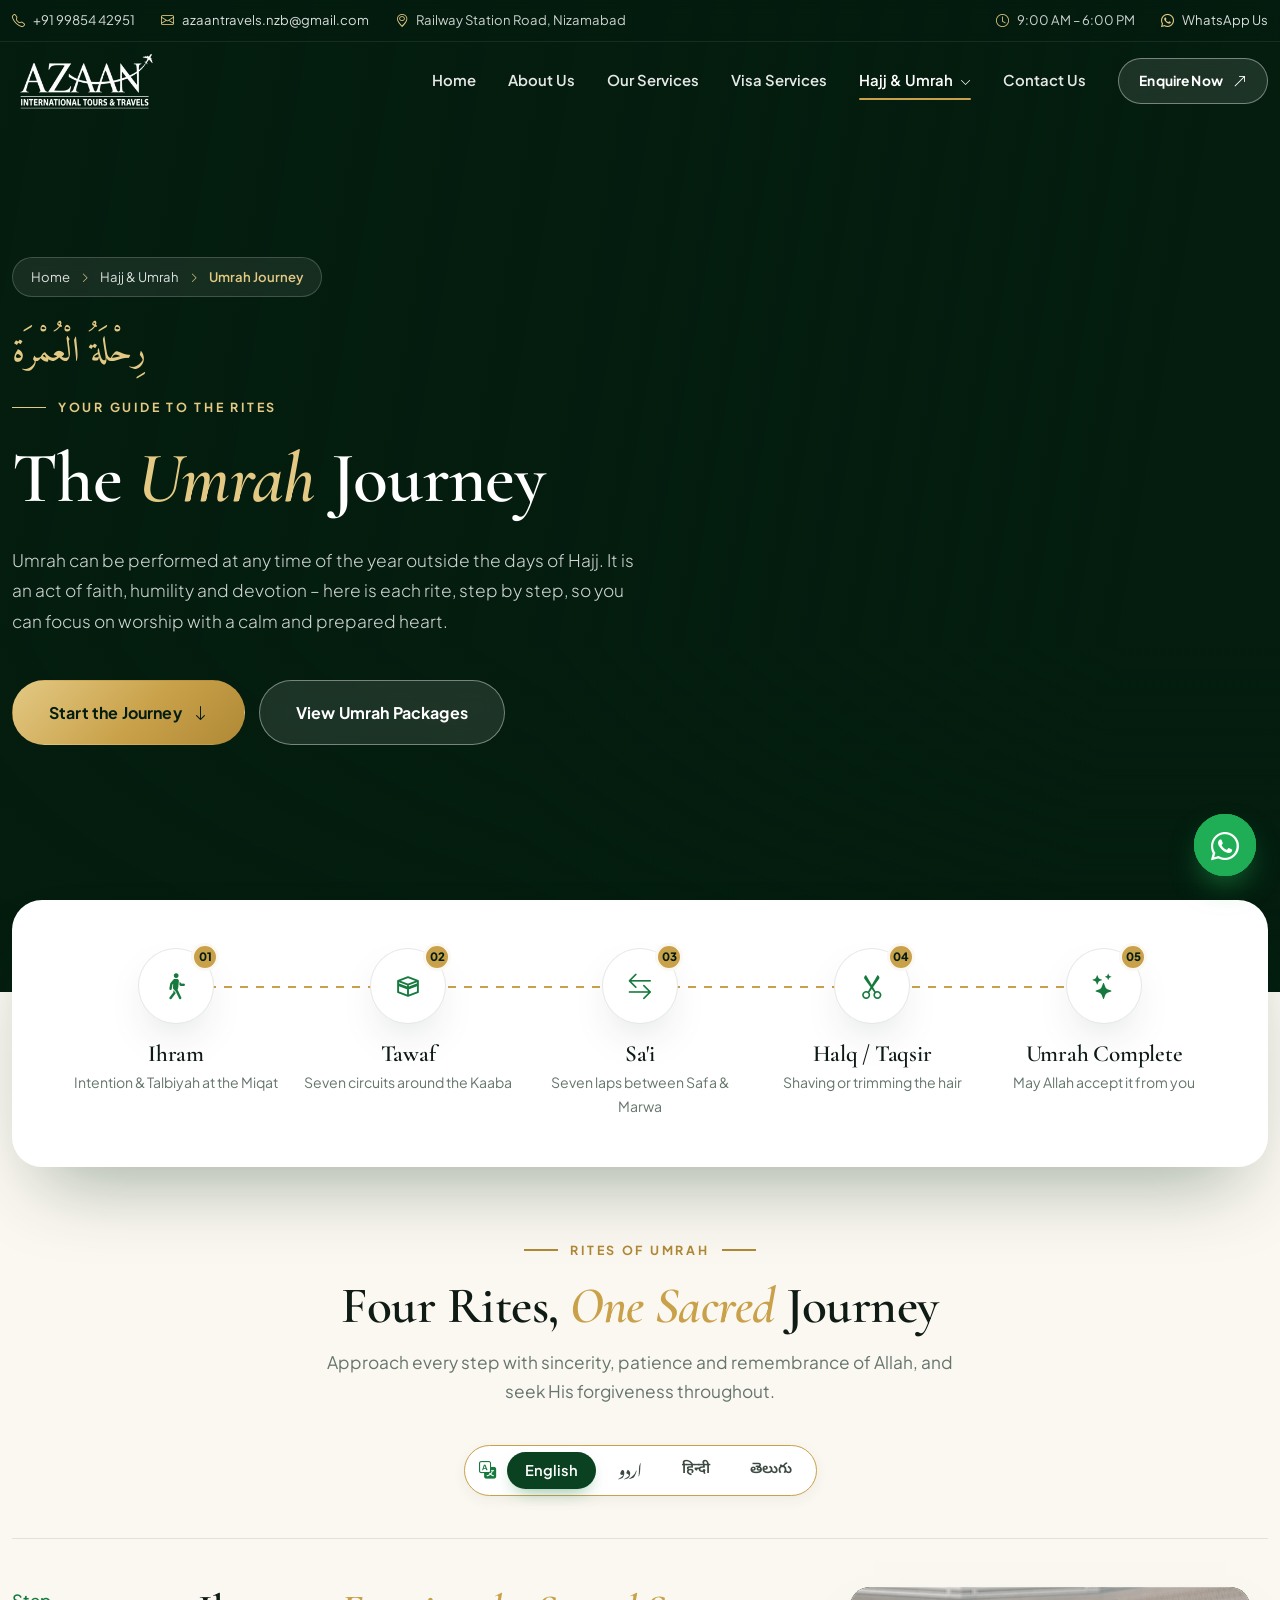
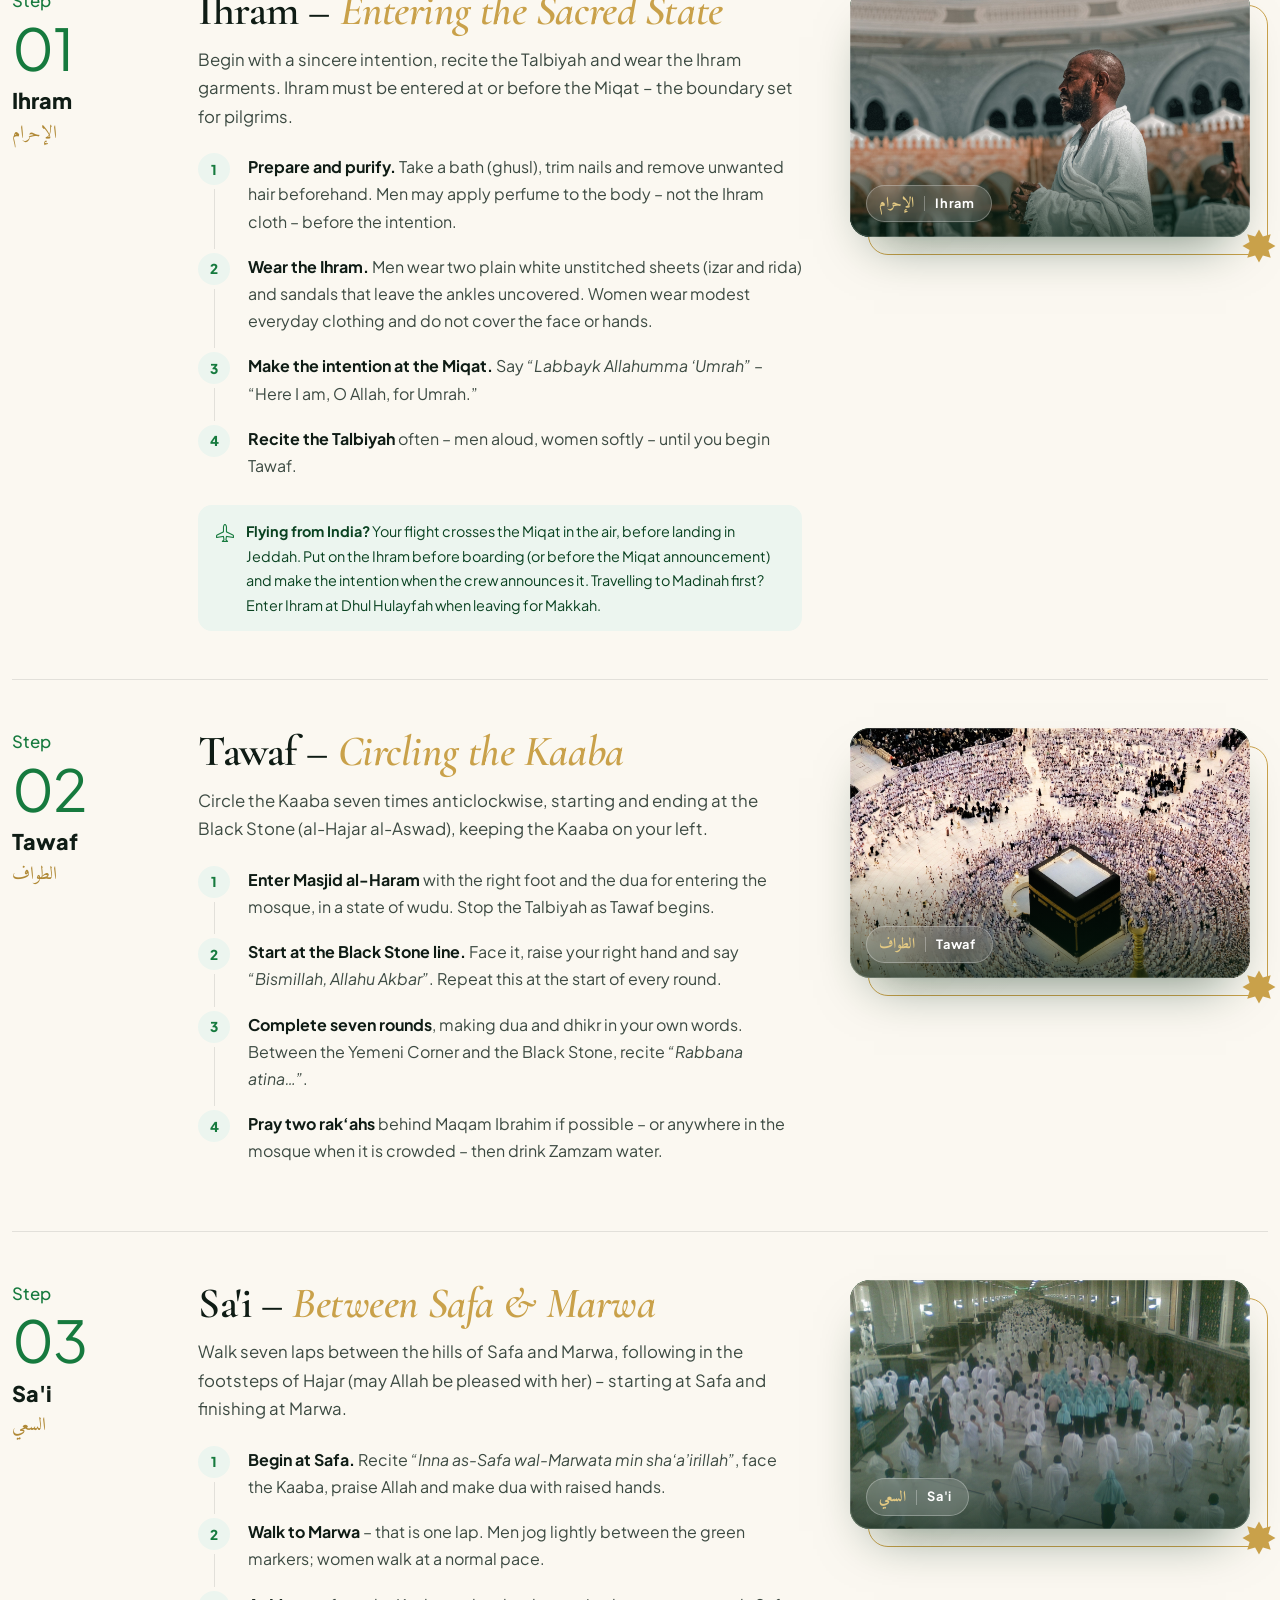
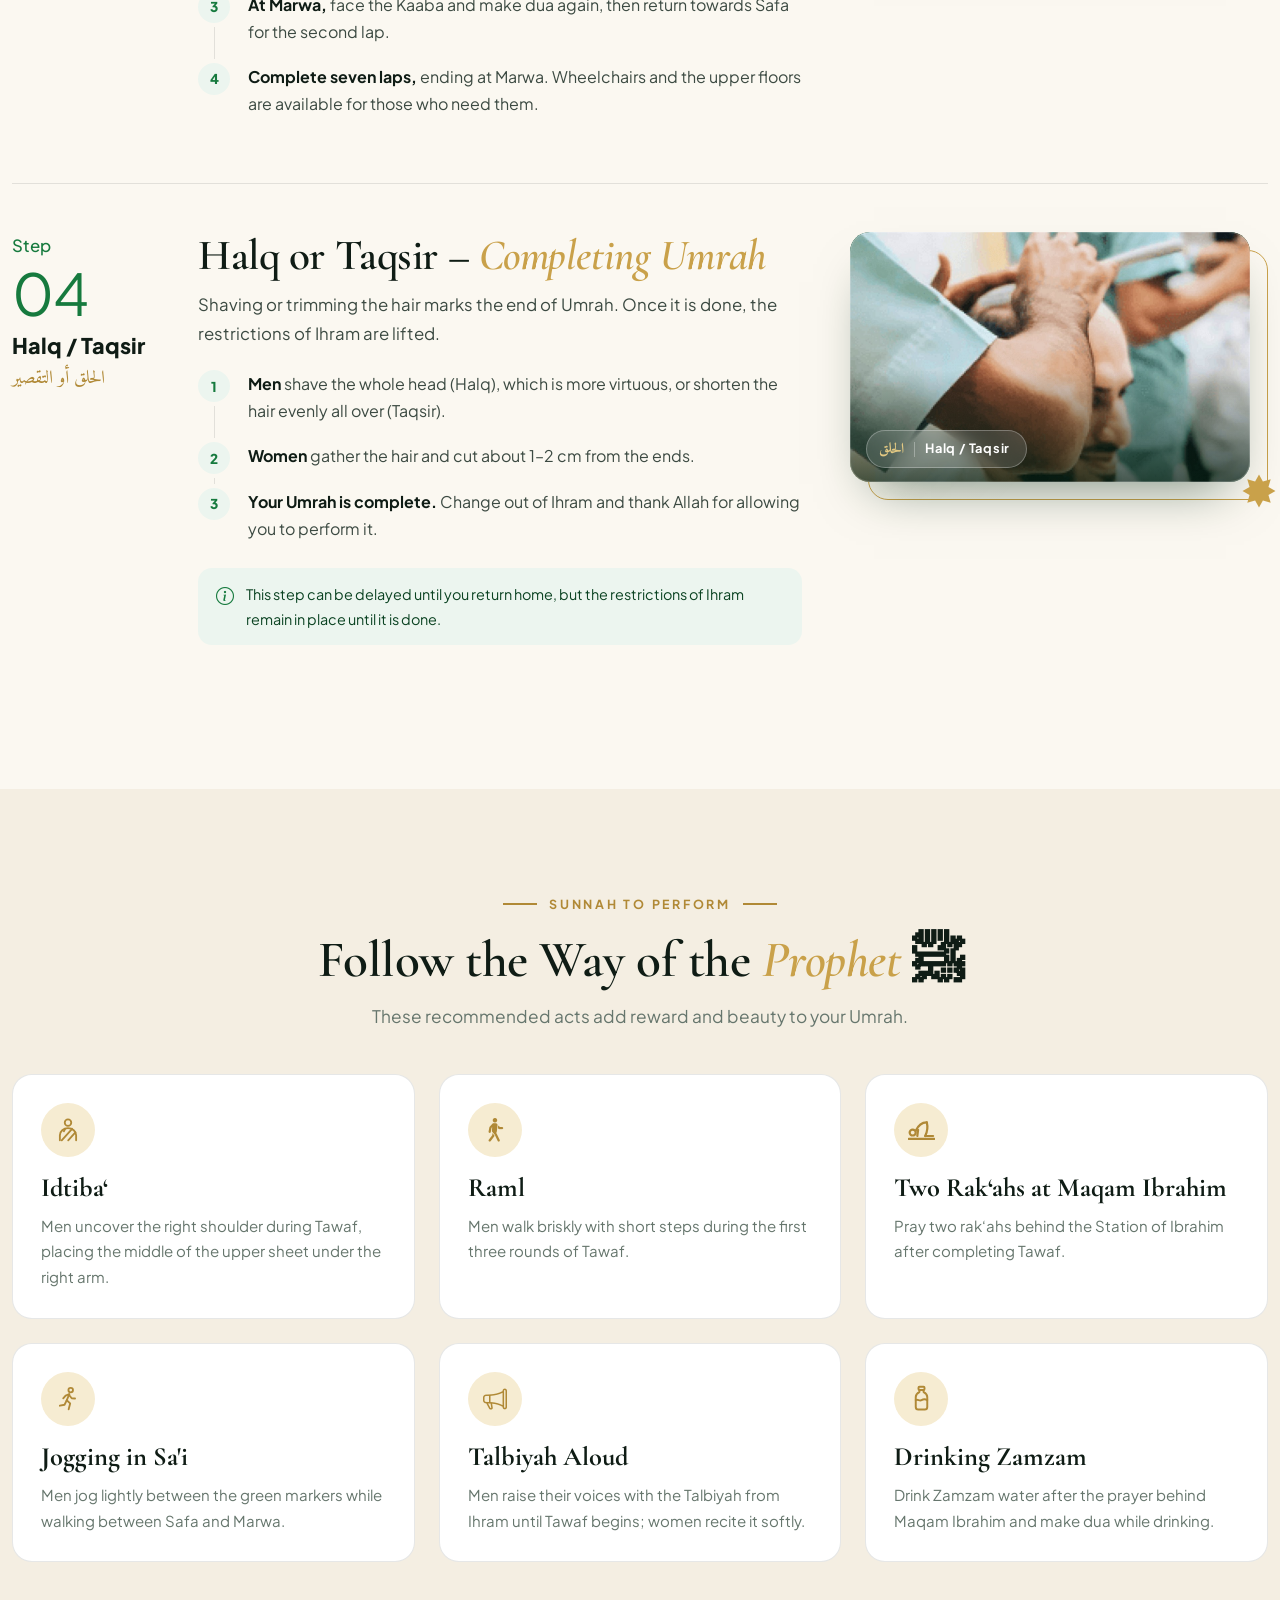
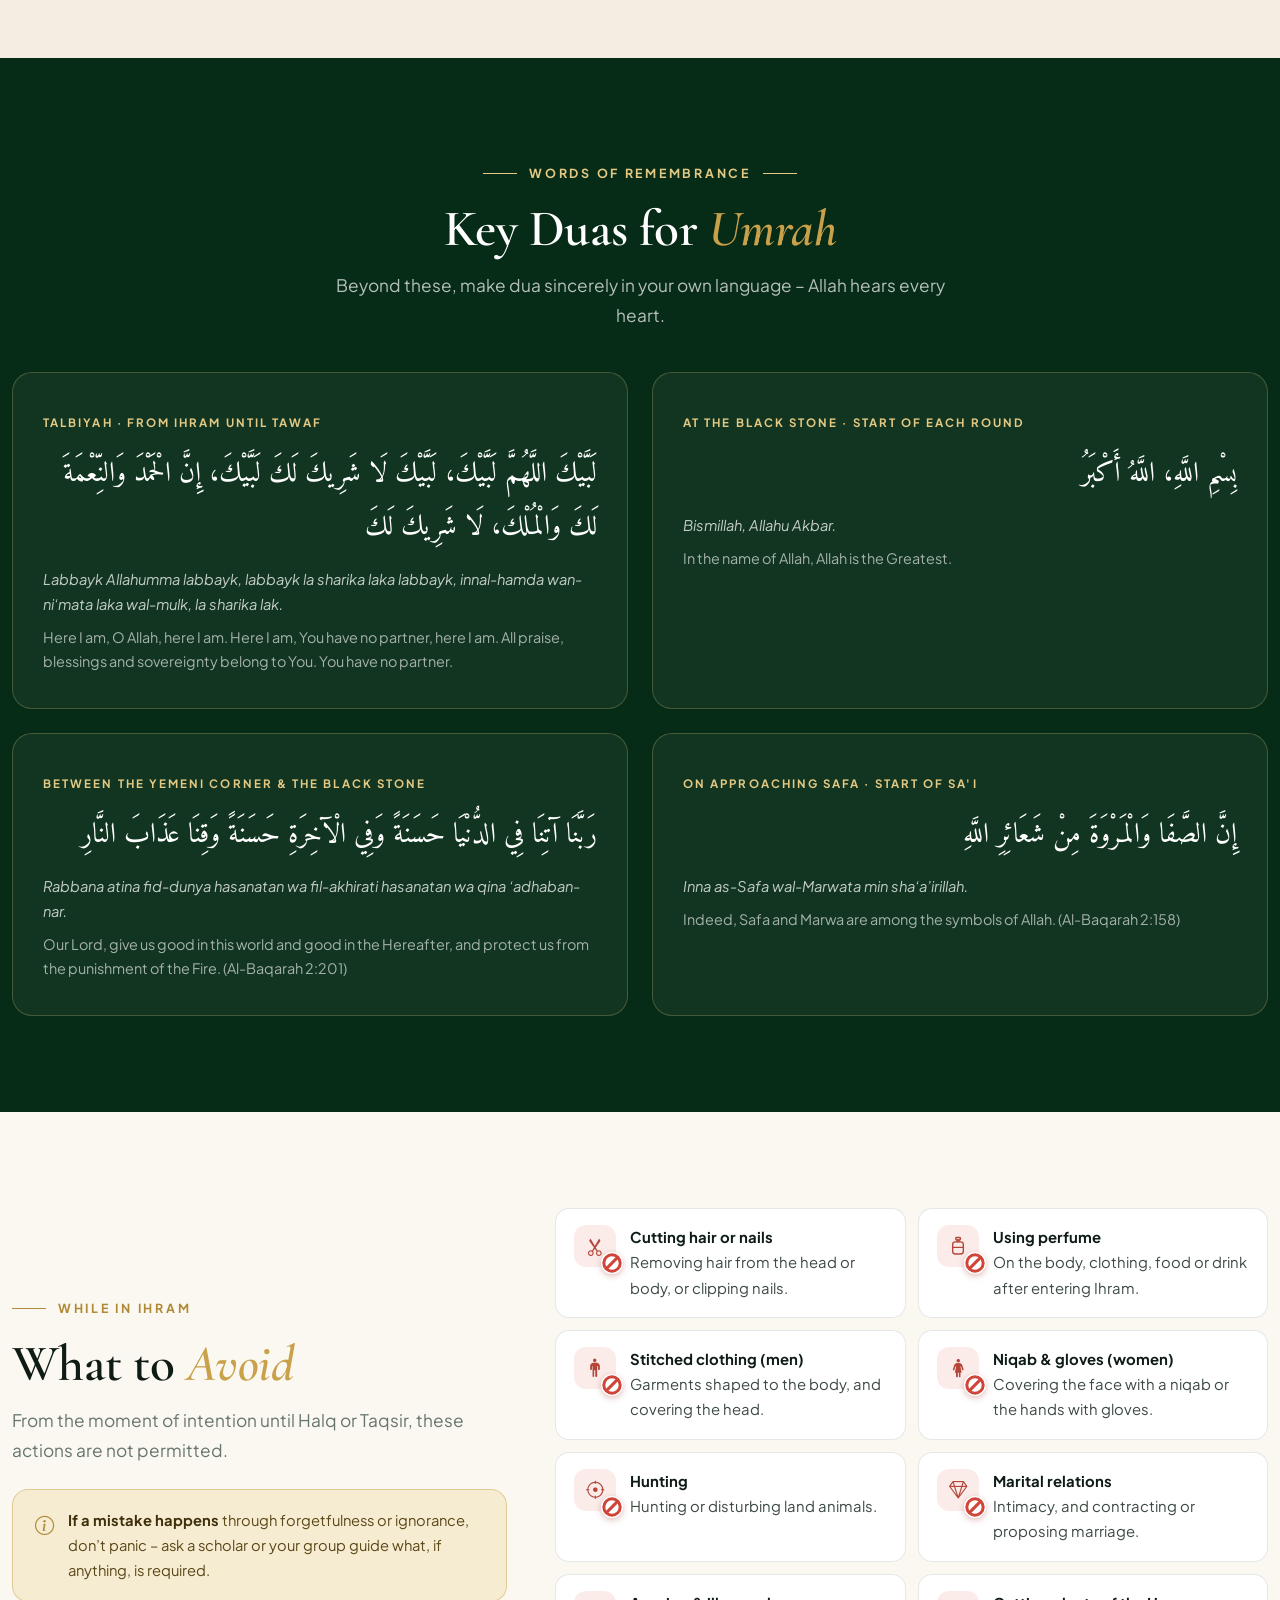
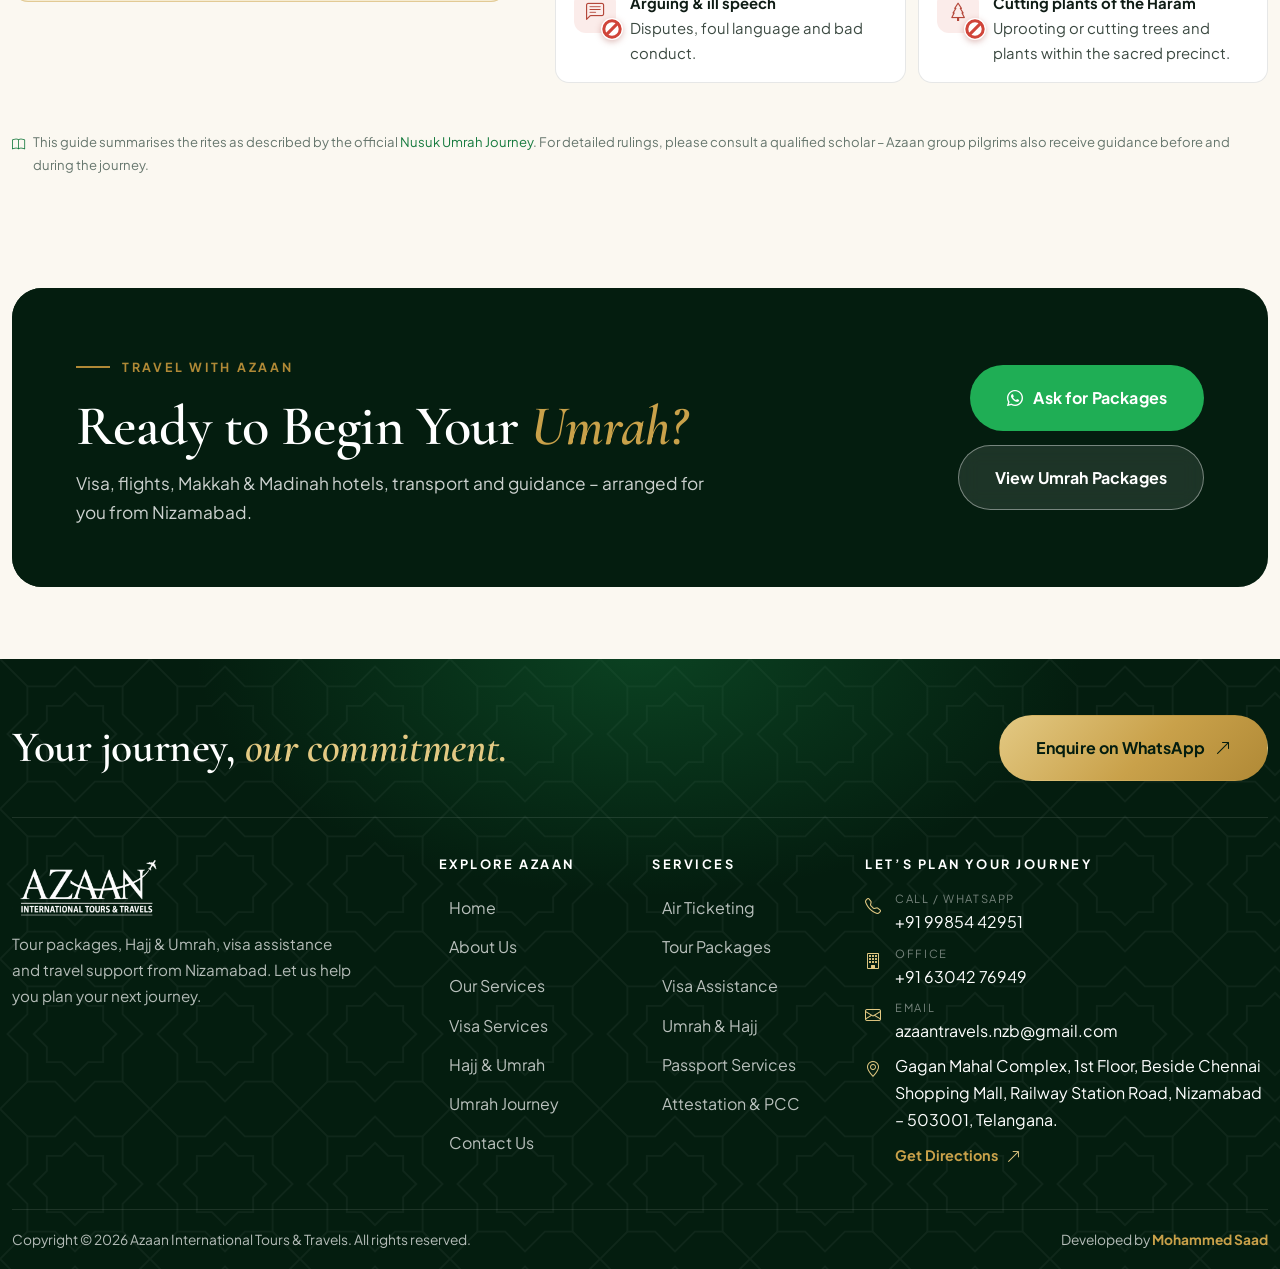
<file: umrah-journey/index.html>
<!doctype html>
<html lang="en" class="no-js">
<head>
  <meta charset="utf-8">
  <meta name="viewport" content="width=device-width, initial-scale=1">
  <title>The Umrah Journey | Rites of Umrah Step by Step – Azaan International Tours &amp; Travels</title>
  <meta name="description" content="A step-by-step guide to the Umrah journey: Ihram, Tawaf, Sa'i and Halq or Taqsir, the Sunnah acts, Ihram restrictions and key duas – from Azaan International Tours & Travels, Nizamabad.">
  <meta name="theme-color" content="#062b16">
  <meta property="og:type" content="article">
  <meta property="og:title" content="The Umrah Journey – Rites of Umrah Step by Step">
  <meta property="og:description" content="Ihram, Tawaf, Sa'i and Halq or Taqsir explained simply, with the Sunnah acts and key duas.">
  <meta property="og:image" content="https://images.unsplash.com/photo-1564769625905-50e93615e769?auto=format&fit=crop&w=1200&q=80">
  <link rel="icon" href="../assets/images/favicon.png" type="image/png">
  <link rel="apple-touch-icon" href="../assets/images/favicon.png">

  <link rel="preconnect" href="https://fonts.googleapis.com">
  <link rel="preconnect" href="https://fonts.gstatic.com" crossorigin>
  <link rel="preconnect" href="https://images.unsplash.com">
  <link href="https://fonts.googleapis.com/css2?family=Amiri:wght@400;700&family=Cormorant+Garamond:ital,wght@0,500;0,600;0,700;1,500;1,600&family=Plus+Jakarta+Sans:wght@400;500;600;700;800&display=swap" rel="stylesheet">
  <link href="https://cdn.jsdelivr.net/npm/bootstrap@5.3.3/dist/css/bootstrap.min.css" rel="stylesheet">
  <link href="https://cdn.jsdelivr.net/npm/bootstrap-icons@1.11.3/font/bootstrap-icons.min.css" rel="stylesheet">
  <link href="../assets/css/style.css" rel="stylesheet">
  <link href="https://fonts.googleapis.com/css2?family=Noto+Nastaliq+Urdu:wght@400;600&family=Noto+Sans+Devanagari:wght@400;500;700&family=Noto+Sans+Telugu:wght@400;500;700&display=swap" rel="stylesheet">
</head>
<body data-page="umrah-journey">
  <a class="skip-link" href="#content">Skip to content</a>

  <!-- Preloader -->
  <div class="preloader" aria-hidden="true">
    <div class="preloader-inner">
      <img src="../assets/images/logo-white.png" alt="">
      <div class="preloader-bar"><span></span></div>
    </div>
  </div>

  <!-- ============ HEADER ============ -->
  <header class="site-header">
    <div class="topbar">
      <div class="container-xl">
        <ul class="topbar-list">
          <li><i class="bi bi-telephone"></i><a href="tel:+919985442951">+91 99854 42951</a></li>
          <li><i class="bi bi-envelope"></i><a href="mailto:azaantravels.nzb@gmail.com">azaantravels.nzb@gmail.com</a></li>
          <li class="d-none d-xl-inline-flex"><i class="bi bi-geo-alt"></i>Railway Station Road, Nizamabad</li>
        </ul>
        <ul class="topbar-list">
          <li><i class="bi bi-clock"></i>9:00 AM – 6:00 PM</li>
          <li><i class="bi bi-whatsapp"></i><a href="https://wa.me/919985442951" target="_blank" rel="noopener">WhatsApp Us</a></li>
        </ul>
      </div>
    </div>
    <nav class="navbar navbar-expand-lg" aria-label="Main navigation">
      <div class="container-xl">
        <a class="navbar-brand" href="../" aria-label="Azaan International Tours & Travels – Home">
          <img class="logo-white" src="../assets/images/logo-white.png" alt="Azaan International Tours & Travels" width="512" height="204">
          <img class="logo-color" src="../assets/images/logo-color.png" alt="" width="512" height="204">
        </a>
        <ul class="navbar-nav nav-main ms-auto d-none d-lg-flex align-items-center">
          <li class="nav-item"><a class="nav-link" data-nav="home" href="../">Home</a></li>
          <li class="nav-item"><a class="nav-link" data-nav="about" href="../about-us/">About Us</a></li>
          <li class="nav-item"><a class="nav-link" data-nav="services" href="../our-services/">Our Services</a></li>
          <li class="nav-item"><a class="nav-link" data-nav="visa" href="../visa-services/">Visa Services</a></li>
          <li class="nav-item nav-dd">
            <a class="nav-link" data-nav="umrah" href="../umrah-haj/" aria-haspopup="true">Hajj &amp; Umrah <i class="bi bi-chevron-down dd-caret"></i></a>
            <div class="dd-menu">
              <a class="dd-item" data-nav="umrah" href="../umrah-haj/"><span class="dd-ic"><i class="ic-kaaba"></i></span><span><strong>Hajj &amp; Umrah Packages</strong><small>Packages, inclusions &amp; enquiry</small></span></a>
              <a class="dd-item" data-nav="umrah-journey" href="../umrah-journey/"><span class="dd-ic"><i class="bi bi-person-walking"></i></span><span><strong>Umrah Journey</strong><small>Rites, steps &amp; Sunnah acts</small></span></a>
            </div>
          </li>
          <li class="nav-item"><a class="nav-link" data-nav="contact" href="../contact-us/">Contact Us</a></li>
        </ul>
        <a class="btn-az glass sm nav-cta d-none d-lg-inline-flex" href="../contact-us/">Enquire Now <i class="bi bi-arrow-up-right"></i></a>
        <button class="nav-toggler d-lg-none" type="button" data-bs-toggle="offcanvas" data-bs-target="#mobileMenu" aria-controls="mobileMenu" aria-label="Open menu">
          <span class="lines"><span></span><span></span></span>
        </button>
      </div>
    </nav>
  </header>

  <!-- Mobile menu -->
  <div class="offcanvas offcanvas-end menu-panel" tabindex="-1" id="mobileMenu" aria-label="Menu">
    <div class="offcanvas-header">
      <img src="../assets/images/logo-white.png" alt="Azaan International Tours & Travels">
      <button type="button" class="btn-close-menu" data-bs-dismiss="offcanvas" aria-label="Close menu"><i class="bi bi-x-lg"></i></button>
    </div>
    <div class="offcanvas-body">
      <ul class="menu-links">
        <li><a data-nav="home" href="../">Home <i class="bi bi-arrow-right"></i></a></li>
        <li><a data-nav="about" href="../about-us/">About Us <i class="bi bi-arrow-right"></i></a></li>
        <li><a data-nav="services" href="../our-services/">Our Services <i class="bi bi-arrow-right"></i></a></li>
        <li><a data-nav="visa" href="../visa-services/">Visa Services <i class="bi bi-arrow-right"></i></a></li>
        <li><a data-nav="umrah" href="../umrah-haj/">Hajj &amp; Umrah <i class="bi bi-arrow-right"></i></a></li>
        <li class="sub"><a data-nav="umrah-journey" href="../umrah-journey/"><span><i class="bi bi-person-walking"></i> Umrah Journey</span> <i class="bi bi-arrow-right"></i></a></li>
        <li><a data-nav="contact" href="../contact-us/">Contact Us <i class="bi bi-arrow-right"></i></a></li>
      </ul>
      <a class="btn-az gold w-100 mb-4" href="../contact-us/">Enquire Now <i class="bi bi-arrow-up-right"></i></a>
      <div class="menu-contact">
        <a href="tel:+919985442951"><i class="bi bi-telephone"></i>+91 99854 42951</a>
        <a href="tel:+916304276949"><i class="bi bi-building"></i>+91 63042 76949</a>
        <a href="mailto:azaantravels.nzb@gmail.com"><i class="bi bi-envelope"></i>azaantravels.nzb@gmail.com</a>
      </div>
    </div>
  </div>

  <main id="content">

    <!-- ============ PAGE HERO ============ -->
    <section class="page-hero">
      <div class="hero-bg" style="background-image:url('https://images.unsplash.com/photo-1564769625905-50e93615e769?auto=format&fit=crop&w=2000&q=80')"></div>
      <div class="container-xl">
        <nav class="breadcrumb-az" aria-label="Breadcrumb" data-reveal="down"><a href="../">Home</a><i class="bi bi-chevron-right"></i><a href="../umrah-haj/">Hajj &amp; Umrah</a><i class="bi bi-chevron-right"></i><span>Umrah Journey</span></nav>
        <div class="arabic-greeting" lang="ar" data-reveal="up">رِحْلَةُ الْعُمْرَة</div>
        <span class="eyebrow d-flex" data-reveal="up" data-delay=".08">Your Guide to the Rites</span>
        <h1 data-reveal="up" data-delay=".14">The <em>Umrah</em> Journey</h1>
        <p class="lead" data-reveal="up" data-delay=".22">Umrah can be performed at any time of the year outside the days of Hajj. It is an act of faith, humility and devotion – here is each rite, step by step, so you can focus on worship with a calm and prepared heart.</p>
        <div class="hero-actions" data-reveal="up" data-delay=".3">
          <a class="btn-az gold lg" href="#rites">Start the Journey <i class="bi bi-arrow-down"></i></a>
          <a class="btn-az glass lg" href="../umrah-haj/">View Umrah Packages</a>
        </div>
      </div>
    </section>

    <!-- ============ JOURNEY MAP ============ -->
    <section class="feature-strip" aria-label="Journey at a glance">
      <div class="container-xl">
        <div class="strip-wrap d-block p-4 p-lg-5" data-reveal="up">
          <div class="journey-map">
            <a class="jm-stop" href="#ihram"><div class="dot"><i class="bi bi-person-walking"></i><b>01</b></div><h3>Ihram</h3><p>Intention &amp; Talbiyah at the Miqat</p></a>
            <a class="jm-stop" href="#tawaf"><div class="dot"><i class="ic-kaaba"></i><b>02</b></div><h3>Tawaf</h3><p>Seven circuits around the Kaaba</p></a>
            <a class="jm-stop" href="#sai"><div class="dot"><i class="bi bi-arrow-left-right"></i><b>03</b></div><h3>Sa'i</h3><p>Seven laps between Safa &amp; Marwa</p></a>
            <a class="jm-stop" href="#halq"><div class="dot"><i class="bi bi-scissors"></i><b>04</b></div><h3>Halq / Taqsir</h3><p>Shaving or trimming the hair</p></a>
            <a class="jm-stop" href="#sunnah"><div class="dot"><i class="bi bi-stars"></i><b>05</b></div><h3>Umrah Complete</h3><p>May Allah accept it from you</p></a>
          </div>
        </div>
      </div>
    </section>

    <!-- ============ RITES ============ -->
    <section class="section" id="rites">
      <div class="container-xl">
        <div class="section-head text-center" data-reveal="up">
          <span class="eyebrow center">Rites of Umrah</span>
          <h2 class="section-title">Four Rites, <em>One Sacred</em> Journey</h2>
          <p class="section-lead">Approach every step with sincerity, patience and remembrance of Allah, and seek His forgiveness throughout.</p>
          <div class="lang-switch" role="group" aria-label="Choose language for the Rites of Umrah">
            <i class="bi bi-translate" aria-hidden="true"></i>
            <button type="button" class="lang-btn is-active" data-lang="en" aria-pressed="true">English</button>
            <button type="button" class="lang-btn" data-lang="ur" lang="ur" aria-pressed="false">اردو</button>
            <button type="button" class="lang-btn" data-lang="hi" lang="hi" aria-pressed="false">हिन्दी</button>
            <button type="button" class="lang-btn" data-lang="te" lang="te" aria-pressed="false">తెలుగు</button>
          </div>
        </div>

        <!-- 1. Ihram -->
        <article class="rite" id="ihram">
          <div class="rite-num" data-reveal="up"><span class="lbl">Step</span><div class="n">01</div><div class="nm">Ihram</div><div class="ar" lang="ar">الإحرام</div></div>
          <div class="row g-4 g-lg-5">
            <div class="col-lg-7" data-reveal="up">
              <h3>Ihram – <em>Entering the Sacred State</em></h3>
              <p class="lead-p">Begin with a sincere intention, recite the Talbiyah and wear the Ihram garments. Ihram must be entered at or before the Miqat – the boundary set for pilgrims.</p>
              <ol class="steps-list">
                <li><strong>Prepare and purify.</strong> Take a bath (ghusl), trim nails and remove unwanted hair beforehand. Men may apply perfume to the body – not the Ihram cloth – before the intention.</li>
                <li><strong>Wear the Ihram.</strong> Men wear two plain white unstitched sheets (izar and rida) and sandals that leave the ankles uncovered. Women wear modest everyday clothing and do not cover the face or hands.</li>
                <li><strong>Make the intention at the Miqat.</strong> Say <em>“Labbayk Allahumma ‘Umrah”</em> – “Here I am, O Allah, for Umrah.”</li>
                <li><strong>Recite the Talbiyah</strong> often – men aloud, women softly – until you begin Tawaf.</li>
              </ol>
              <div class="tip"><i class="bi bi-airplane"></i><div><strong>Flying from India?</strong> Your flight crosses the Miqat in the air, before landing in Jeddah. Put on the Ihram before boarding (or before the Miqat announcement) and make the intention when the crew announces it. Travelling to Madinah first? Enter Ihram at Dhul Hulayfah when leaving for Makkah.</div></div>
            </div>
            <div class="col-lg-5" data-reveal="up" data-delay=".12"><figure class="rite-fig"><div class="rite-media"><span class="rite-tag"><span class="ar" lang="ar">الإحرام</span>Ihram</span><img src="../assets/images/umrah/ihram.jpg" alt="A pilgrim in white Ihram garments standing in Masjid al-Haram" style="object-position: center 32%" loading="lazy"></div></figure></div>
          </div>
        </article>

        <!-- 2. Tawaf -->
        <article class="rite" id="tawaf">
          <div class="rite-num" data-reveal="up"><span class="lbl">Step</span><div class="n">02</div><div class="nm">Tawaf</div><div class="ar" lang="ar">الطواف</div></div>
          <div class="row g-4 g-lg-5">
            <div class="col-lg-7" data-reveal="up">
              <h3>Tawaf – <em>Circling the Kaaba</em></h3>
              <p class="lead-p">Circle the Kaaba seven times anticlockwise, starting and ending at the Black Stone (al-Hajar al-Aswad), keeping the Kaaba on your left.</p>
              <ol class="steps-list">
                <li><strong>Enter Masjid al-Haram</strong> with the right foot and the dua for entering the mosque, in a state of wudu. Stop the Talbiyah as Tawaf begins.</li>
                <li><strong>Start at the Black Stone line.</strong> Face it, raise your right hand and say <em>“Bismillah, Allahu Akbar”</em>. Repeat this at the start of every round.</li>
                <li><strong>Complete seven rounds</strong>, making dua and dhikr in your own words. Between the Yemeni Corner and the Black Stone, recite <em>“Rabbana atina…”</em>.</li>
                <li><strong>Pray two rak‘ahs</strong> behind Maqam Ibrahim if possible – or anywhere in the mosque when it is crowded – then drink Zamzam water.</li>
              </ol>
            </div>
            <div class="col-lg-5" data-reveal="up" data-delay=".12"><figure class="rite-fig"><div class="rite-media"><span class="rite-tag"><span class="ar" lang="ar">الطواف</span>Tawaf</span><img src="../assets/images/umrah/tawaf.jpg" alt="Pilgrims performing Tawaf around the Kaaba in Masjid al-Haram" loading="lazy"></div></figure></div>
          </div>
        </article>

        <!-- 3. Sa'i -->
        <article class="rite" id="sai">
          <div class="rite-num" data-reveal="up"><span class="lbl">Step</span><div class="n">03</div><div class="nm">Sa'i</div><div class="ar" lang="ar">السعي</div></div>
          <div class="row g-4 g-lg-5">
            <div class="col-lg-7" data-reveal="up">
              <h3>Sa'i – <em>Between Safa &amp; Marwa</em></h3>
              <p class="lead-p">Walk seven laps between the hills of Safa and Marwa, following in the footsteps of Hajar (may Allah be pleased with her) – starting at Safa and finishing at Marwa.</p>
              <ol class="steps-list">
                <li><strong>Begin at Safa.</strong> Recite <em>“Inna as-Safa wal-Marwata min sha‘a’irillah”</em>, face the Kaaba, praise Allah and make dua with raised hands.</li>
                <li><strong>Walk to Marwa</strong> – that is one lap. Men jog lightly between the green markers; women walk at a normal pace.</li>
                <li><strong>At Marwa,</strong> face the Kaaba and make dua again, then return towards Safa for the second lap.</li>
                <li><strong>Complete seven laps,</strong> ending at Marwa. Wheelchairs and the upper floors are available for those who need them.</li>
              </ol>
            </div>
            <div class="col-lg-5" data-reveal="up" data-delay=".12"><figure class="rite-fig"><div class="rite-media"><span class="rite-tag"><span class="ar" lang="ar">السعي</span>Sa'i</span><img src="../assets/images/umrah/sai.jpg" alt="Pilgrims walking between Safa and Marwa in the Mas'a gallery" loading="lazy"></div></figure></div>
          </div>
        </article>

        <!-- 4. Halq / Taqsir -->
        <article class="rite" id="halq">
          <div class="rite-num" data-reveal="up"><span class="lbl">Step</span><div class="n">04</div><div class="nm">Halq / Taqsir</div><div class="ar" lang="ar">الحلق أو التقصير</div></div>
          <div class="row g-4 g-lg-5">
            <div class="col-lg-7" data-reveal="up">
              <h3>Halq or Taqsir – <em>Completing Umrah</em></h3>
              <p class="lead-p">Shaving or trimming the hair marks the end of Umrah. Once it is done, the restrictions of Ihram are lifted.</p>
              <ol class="steps-list">
                <li><strong>Men</strong> shave the whole head (Halq), which is more virtuous, or shorten the hair evenly all over (Taqsir).</li>
                <li><strong>Women</strong> gather the hair and cut about 1–2 cm from the ends.</li>
                <li><strong>Your Umrah is complete.</strong> Change out of Ihram and thank Allah for allowing you to perform it.</li>
              </ol>
              <div class="tip"><i class="bi bi-info-circle"></i><div>This step can be delayed until you return home, but the restrictions of Ihram remain in place until it is done.</div></div>
            </div>
            <div class="col-lg-5" data-reveal="up" data-delay=".12"><figure class="rite-fig"><div class="rite-media"><span class="rite-tag"><span class="ar" lang="ar">الحلق</span>Halq / Taqsir</span><img src="../assets/images/umrah/halq.jpg" alt="A pilgrim having his head shaved to complete Umrah" loading="lazy"></div></figure></div>
          </div>
        </article>
      </div>
    </section>

    <!-- ============ SUNNAH ============ -->
    <section class="section bg-sand" id="sunnah">
      <div class="container-xl">
        <div class="section-head text-center" data-reveal="up">
          <span class="eyebrow center">Sunnah to Perform</span>
          <h2 class="section-title">Follow the Way of the <em>Prophet</em> ﷺ</h2>
          <p class="section-lead">These recommended acts add reward and beauty to your Umrah.</p>
        </div>
        <div class="row g-4">
          <div class="col-md-6 col-lg-4" data-reveal="up"><div class="value-card"><div class="ic"><i class="ic-ihram"></i></div><h3>Idtiba‘</h3><p>Men uncover the right shoulder during Tawaf, placing the middle of the upper sheet under the right arm.</p></div></div>
          <div class="col-md-6 col-lg-4" data-reveal="up" data-delay=".1"><div class="value-card"><div class="ic"><i class="bi bi-person-walking"></i></div><h3>Raml</h3><p>Men walk briskly with short steps during the first three rounds of Tawaf.</p></div></div>
          <div class="col-md-6 col-lg-4" data-reveal="up" data-delay=".2"><div class="value-card"><div class="ic"><i class="ic-pray"></i></div><h3>Two Rak‘ahs at Maqam Ibrahim</h3><p>Pray two rak‘ahs behind the Station of Ibrahim after completing Tawaf.</p></div></div>
          <div class="col-md-6 col-lg-4" data-reveal="up"><div class="value-card"><div class="ic"><i class="ic-jog"></i></div><h3>Jogging in Sa'i</h3><p>Men jog lightly between the green markers while walking between Safa and Marwa.</p></div></div>
          <div class="col-md-6 col-lg-4" data-reveal="up" data-delay=".1"><div class="value-card"><div class="ic"><i class="bi bi-megaphone"></i></div><h3>Talbiyah Aloud</h3><p>Men raise their voices with the Talbiyah from Ihram until Tawaf begins; women recite it softly.</p></div></div>
          <div class="col-md-6 col-lg-4" data-reveal="up" data-delay=".2"><div class="value-card"><div class="ic"><i class="ic-bottle"></i></div><h3>Drinking Zamzam</h3><p>Drink Zamzam water after the prayer behind Maqam Ibrahim and make dua while drinking.</p></div></div>
        </div>
      </div>
    </section>

    <!-- ============ DUAS ============ -->
    <section class="section bg-forest">
      <div class="container-xl">
        <div class="section-head text-center" data-reveal="up">
          <span class="eyebrow center">Words of Remembrance</span>
          <h2 class="section-title">Key Duas for <em>Umrah</em></h2>
          <p class="section-lead">Beyond these, make dua sincerely in your own language – Allah hears every heart.</p>
        </div>
        <div class="row g-4">
          <div class="col-lg-6" data-reveal="up">
            <div class="dua-card"><span class="when">Talbiyah · From Ihram until Tawaf</span>
              <p class="arabic" lang="ar">لَبَّيْكَ اللَّهُمَّ لَبَّيْكَ، لَبَّيْكَ لَا شَرِيكَ لَكَ لَبَّيْكَ، إِنَّ الْحَمْدَ وَالنِّعْمَةَ لَكَ وَالْمُلْكَ، لَا شَرِيكَ لَكَ</p>
              <p class="translit">Labbayk Allahumma labbayk, labbayk la sharika laka labbayk, innal-hamda wan-ni‘mata laka wal-mulk, la sharika lak.</p>
              <p class="meaning">Here I am, O Allah, here I am. Here I am, You have no partner, here I am. All praise, blessings and sovereignty belong to You. You have no partner.</p></div>
          </div>
          <div class="col-lg-6" data-reveal="up" data-delay=".1">
            <div class="dua-card"><span class="when">At the Black Stone · Start of each round</span>
              <p class="arabic" lang="ar">بِسْمِ اللَّهِ، اللَّهُ أَكْبَرُ</p>
              <p class="translit">Bismillah, Allahu Akbar.</p>
              <p class="meaning">In the name of Allah, Allah is the Greatest.</p></div>
          </div>
          <div class="col-lg-6" data-reveal="up">
            <div class="dua-card"><span class="when">Between the Yemeni Corner &amp; the Black Stone</span>
              <p class="arabic" lang="ar">رَبَّنَا آتِنَا فِي الدُّنْيَا حَسَنَةً وَفِي الْآخِرَةِ حَسَنَةً وَقِنَا عَذَابَ النَّارِ</p>
              <p class="translit">Rabbana atina fid-dunya hasanatan wa fil-akhirati hasanatan wa qina ‘adhaban-nar.</p>
              <p class="meaning">Our Lord, give us good in this world and good in the Hereafter, and protect us from the punishment of the Fire. (Al-Baqarah 2:201)</p></div>
          </div>
          <div class="col-lg-6" data-reveal="up" data-delay=".1">
            <div class="dua-card"><span class="when">On approaching Safa · Start of Sa'i</span>
              <p class="arabic" lang="ar">إِنَّ الصَّفَا وَالْمَرْوَةَ مِنْ شَعَائِرِ اللَّهِ</p>
              <p class="translit">Inna as-Safa wal-Marwata min sha‘a’irillah.</p>
              <p class="meaning">Indeed, Safa and Marwa are among the symbols of Allah. (Al-Baqarah 2:158)</p></div>
          </div>
        </div>
      </div>
    </section>

    <!-- ============ IHRAM RESTRICTIONS ============ -->
    <section class="section">
      <div class="container-xl">
        <div class="row g-5 align-items-center">
          <div class="col-lg-5">
            <div data-reveal="up">
              <span class="eyebrow">While in Ihram</span>
              <h2 class="section-title">What to <em>Avoid</em></h2>
              <p class="section-lead">From the moment of intention until Halq or Taqsir, these actions are not permitted.</p>
              <div class="notice mt-4"><i class="bi bi-info-circle"></i><div><strong>If a mistake happens</strong> through forgetfulness or ignorance, don’t panic – ask a scholar or your group guide what, if anything, is required.</div></div>
            </div>
          </div>
          <div class="col-lg-7">
            <ul class="avoid-list" data-reveal="up" data-delay=".1">
              <li><span class="av-ic"><i class="bi bi-scissors"></i></span><div><strong>Cutting hair or nails</strong>Removing hair from the head or body, or clipping nails.</div></li>
              <li><span class="av-ic"><i class="ic-perfume"></i></span><div><strong>Using perfume</strong>On the body, clothing, food or drink after entering Ihram.</div></li>
              <li><span class="av-ic"><i class="bi bi-person-standing"></i></span><div><strong>Stitched clothing (men)</strong>Garments shaped to the body, and covering the head.</div></li>
              <li><span class="av-ic"><i class="bi bi-person-standing-dress"></i></span><div><strong>Niqab &amp; gloves (women)</strong>Covering the face with a niqab or the hands with gloves.</div></li>
              <li><span class="av-ic"><i class="bi bi-crosshair"></i></span><div><strong>Hunting</strong>Hunting or disturbing land animals.</div></li>
              <li><span class="av-ic"><i class="bi bi-gem"></i></span><div><strong>Marital relations</strong>Intimacy, and contracting or proposing marriage.</div></li>
              <li><span class="av-ic"><i class="bi bi-chat-left-text"></i></span><div><strong>Arguing &amp; ill speech</strong>Disputes, foul language and bad conduct.</div></li>
              <li><span class="av-ic"><i class="bi bi-tree"></i></span><div><strong>Cutting plants of the Haram</strong>Uprooting or cutting trees and plants within the sacred precinct.</div></li>
            </ul>
          </div>
        </div>
        <p class="form-note justify-content-center mt-5" data-reveal="up"><i class="bi bi-book"></i><span>This guide summarises the rites as described by the official <a href="https://umrah.nusuk.sa/Journey" target="_blank" rel="noopener">Nusuk Umrah Journey</a>. For detailed rulings, please consult a qualified scholar – Azaan group pilgrims also receive guidance before and during the journey.</span></p>
      </div>
    </section>

    <!-- ============ CTA ============ -->
    <section class="pb-5 mb-4">
      <div class="container-xl">
        <div class="cta-band" data-reveal="up">
          <div class="band-bg" style="background-image:url('https://images.unsplash.com/photo-1670063207731-5c646c50928d?auto=format&fit=crop&w=1800&q=75')"></div>
          <div class="row align-items-center">
            <div class="col-lg-7">
              <span class="eyebrow">Travel With Azaan</span>
              <h2>Ready to Begin Your <em>Umrah?</em></h2>
              <p>Visa, flights, Makkah &amp; Madinah hotels, transport and guidance – arranged for you from Nizamabad.</p>
            </div>
            <div class="col-lg-5">
              <div class="cta-actions">
                <a class="btn-az whatsapp lg" href="https://wa.me/919985442951?text=Assalamu%20Alaikum%20Azaan%20Travels%2C%20please%20share%20your%20current%20Umrah%20package%20details." target="_blank" rel="noopener"><i class="bi bi-whatsapp"></i> Ask for Packages</a>
                <a class="btn-az glass lg" href="../umrah-haj/">View Umrah Packages</a>
              </div>
            </div>
          </div>
        </div>
      </div>
    </section>
  </main>
  <!-- ============ FOOTER ============ -->
  <footer class="site-footer">
    <div class="container-xl">
      <div class="footer-cta">
        <h2>Your journey, <em>our commitment.</em></h2>
        <a class="btn-az gold lg" href="https://wa.me/919985442951?text=Hi%20Azaan%20Travels%2C%20I%20would%20like%20to%20enquire%20about%20your%20travel%20services." target="_blank" rel="noopener">Enquire on WhatsApp <i class="bi bi-arrow-up-right"></i></a>
      </div>
      <div class="row g-4 gy-4">
        <div class="col-lg-4">
          <img class="footer-logo" src="../assets/images/logo-white.png" alt="Azaan International Tours & Travels" loading="lazy">
          <p class="footer-about">Tour packages, Hajj &amp; Umrah, visa assistance and travel support from Nizamabad. Let us help you plan your next journey.</p>
        </div>
        <div class="col-6 col-lg-2">
          <h4 class="footer-title">Explore Azaan</h4>
          <ul class="footer-links">
            <li><a href="../">Home</a></li>
            <li><a href="../about-us/">About Us</a></li>
            <li><a href="../our-services/">Our Services</a></li>
            <li><a href="../visa-services/">Visa Services</a></li>
            <li><a href="../umrah-haj/">Hajj &amp; Umrah</a></li>
            <li><a href="../umrah-journey/">Umrah Journey</a></li>
            <li><a href="../contact-us/">Contact Us</a></li>
          </ul>
        </div>
        <div class="col-6 col-lg-2">
          <h4 class="footer-title">Services</h4>
          <ul class="footer-links">
            <li><a href="../our-services/">Air Ticketing</a></li>
            <li><a href="../our-services/">Tour Packages</a></li>
            <li><a href="../visa-services/">Visa Assistance</a></li>
            <li><a href="../umrah-haj/">Umrah &amp; Hajj</a></li>
            <li><a href="../our-services/">Passport Services</a></li>
            <li><a href="../our-services/">Attestation &amp; PCC</a></li>
          </ul>
        </div>
        <div class="col-lg-4">
          <h4 class="footer-title">Let’s plan your journey</h4>
          <ul class="footer-contact">
            <li><i class="bi bi-telephone"></i><div><small>Call / WhatsApp</small><a href="tel:+919985442951">+91 99854 42951</a></div></li>
            <li><i class="bi bi-building"></i><div><small>Office</small><a href="tel:+916304276949">+91 63042 76949</a></div></li>
            <li><i class="bi bi-envelope"></i><div><small>Email</small><a href="mailto:azaantravels.nzb@gmail.com">azaantravels.nzb@gmail.com</a></div></li>
            <li><i class="bi bi-geo-alt"></i><div><span>Gagan Mahal Complex, 1st Floor, Beside Chennai Shopping Mall, Railway Station Road, Nizamabad – 503001, Telangana.</span><br><a class="link-arrow mt-2 text-gold" href="https://maps.app.goo.gl/EtAistUaUTLKZZTS6" target="_blank" rel="noopener">Get Directions <i class="bi bi-arrow-up-right"></i></a></div></li>
          </ul>
        </div>
      </div>
      <div class="footer-bottom">
        <span>Copyright © <span data-year>2026</span> Azaan International Tours &amp; Travels. All rights reserved.</span>
        <span>Developed by <strong class="text-gold">Mohammed Saad</strong></span>
      </div>
    </div>
  </footer>

  <!-- Floating actions -->
  <a class="fab-whatsapp" href="https://wa.me/919985442951?text=Hello%20Azaan%20Travels%2C%20I%20would%20like%20to%20make%20an%20enquiry." target="_blank" rel="noopener" aria-label="Chat with Azaan Travels on WhatsApp"><i class="bi bi-whatsapp"></i><span class="tip">Chat with us</span></a>
  <button class="to-top" type="button" aria-label="Back to top"><svg viewBox="0 0 50 50" aria-hidden="true"><circle cx="25" cy="25" r="23"/></svg><i class="bi bi-arrow-up"></i></button>

  <script src="https://cdn.jsdelivr.net/npm/bootstrap@5.3.3/dist/js/bootstrap.bundle.min.js"></script>
  <script src="../assets/js/main.js"></script>
  <script src="../assets/js/umrah-i18n.js"></script>
</body>
</html>
</file>
<file: assets/css/style.css>
/* ==========================================================================
   Azaan International Tours & Travels — main stylesheet
   Built on Bootstrap 5.3 (grid, navbar, offcanvas, accordion, modal)
   ========================================================================== */

/* ---------- 1. Design tokens ---------- */
:root {
  --brand: #167a3e;          /* logo green */
  --brand-600: #116a35;
  --brand-700: #0d572b;
  --brand-800: #0a4221;
  --brand-900: #062b16;
  --brand-950: #041d0f;
  --brand-50: #ecf5ef;

  --gold: #c9a14a;
  --gold-600: #b08936;
  --gold-300: #e3c983;
  --gold-100: #f6ecd2;

  --ivory: #fbf8f1;
  --sand: #f4eee2;
  --white: #ffffff;
  --ink: #0f1c15;
  --body: #3c4a42;
  --muted: #66766d;
  --line: rgba(15, 28, 21, .10);
  --line-light: rgba(255, 255, 255, .16);

  --ff-display: "Cormorant Garamond", "Times New Roman", serif;
  --ff-body: "Plus Jakarta Sans", system-ui, -apple-system, "Segoe UI", sans-serif;
  --ff-arabic: "Amiri", "Traditional Arabic", serif;

  --radius-sm: 12px;
  --radius: 20px;
  --radius-lg: 30px;
  --shadow-sm: 0 4px 14px rgba(6, 43, 22, .06);
  --shadow: 0 18px 45px -18px rgba(6, 43, 22, .25);
  --shadow-lg: 0 40px 80px -30px rgba(6, 43, 22, .38);
  --ease: cubic-bezier(.22, 1, .36, 1);
  --topbar-h: 42px;
  --nav-h: 78px;
  --strip-overlap: 92px; /* how far the white highlight strip overlaps the banner */
}

/* ---------- 2. Base ---------- */
*, *::before, *::after { box-sizing: border-box; }
html { scroll-behavior: smooth; scroll-padding-top: 90px; }
body {
  font-family: var(--ff-body);
  font-size: 1rem;
  line-height: 1.7;
  color: var(--body);
  background: var(--ivory);
  -webkit-font-smoothing: antialiased;
  overflow-x: hidden;
}
img { max-width: 100%; display: block; }
a { color: var(--brand); text-decoration: none; transition: color .3s var(--ease); }
a:hover { color: var(--brand-700); }
::selection { background: var(--gold-300); color: var(--brand-950); }

h1, h2, h3, h4, h5, .h1, .h2, .display-font {
  font-family: var(--ff-display);
  color: var(--ink);
  font-weight: 600;
  line-height: 1.08;
  letter-spacing: -.01em;
}
h1 em, h2 em, h3 em { font-style: italic; color: var(--gold); font-weight: 600; }
p { margin-bottom: 1rem; }

.skip-link {
  position: absolute; left: 16px; top: -60px; z-index: 2000;
  background: var(--gold); color: var(--brand-950); padding: 10px 18px; border-radius: 10px; font-weight: 600;
}
.skip-link:focus { top: 12px; }

:focus-visible { outline: 2px solid var(--gold); outline-offset: 3px; border-radius: 6px; }

.container-xl { max-width: 1280px; }

/* ---------- 3. Utilities ---------- */
.section { padding: 96px 0; position: relative; }
.section-sm { padding: 64px 0; }
.bg-ivory { background: var(--ivory); }
.bg-sand { background: var(--sand); }
.bg-white { background: var(--white) !important; }
.bg-forest { background: var(--brand-900); color: rgba(255,255,255,.78); }
.bg-forest h1, .bg-forest h2, .bg-forest h3, .bg-forest h4 { color: #fff; }

.eyebrow {
  display: inline-flex; align-items: center; gap: 12px;
  font-family: var(--ff-body);
  font-size: .78rem; font-weight: 700;
  letter-spacing: .22em; text-transform: uppercase;
  color: var(--gold-600);
  margin-bottom: 18px;
}
.eyebrow::before {
  content: ""; width: 34px; height: 1.5px; background: currentColor; display: inline-block;
}
.eyebrow.center::after { content: ""; width: 34px; height: 1.5px; background: currentColor; display: inline-block; }
.bg-forest .eyebrow, .on-dark .eyebrow { color: var(--gold-300); }

.section-title { font-size: clamp(2.2rem, 4vw, 3.3rem); margin-bottom: 14px; }
.section-lead { font-size: 1.08rem; color: var(--muted); max-width: 640px; }
.section-head { margin-bottom: 42px; }
.section-head.text-center .section-lead { margin-inline: auto; }
.bg-forest .section-lead { color: rgba(255,255,255,.7); }

.text-gold { color: var(--gold) !important; }
.text-brand { color: var(--brand) !important; }

/* decorative ornament divider */
.ornament { display: flex; align-items: center; justify-content: center; gap: 14px; color: var(--gold); margin: 0 auto 22px; }
.ornament span { width: 60px; height: 1px; background: linear-gradient(90deg, transparent, var(--gold)); }
.ornament span:last-child { transform: scaleX(-1); }
.ornament i { font-size: .8rem; }

/* ---------- 4. Buttons ---------- */
.btn-az {
  --bg: var(--brand); --fg: #fff; --bd: transparent;
  position: relative; overflow: hidden; isolation: isolate;
  display: inline-flex; align-items: center; justify-content: center; gap: 10px;
  padding: 15px 30px; border-radius: 999px;
  font-family: var(--ff-body); font-weight: 700; font-size: .95rem; letter-spacing: .01em;
  color: var(--fg); background: var(--bg); border: 1.5px solid var(--bd);
  transition: transform .4s var(--ease), box-shadow .4s var(--ease), background .4s var(--ease), color .4s var(--ease), border-color .4s var(--ease);
  white-space: nowrap;
}
.btn-az::after {
  content: ""; position: absolute; inset: 0; z-index: -1;
  background: linear-gradient(110deg, transparent 20%, rgba(255,255,255,.35) 50%, transparent 80%);
  transform: translateX(-120%); transition: transform .9s var(--ease);
}
.btn-az:hover { color: var(--fg); transform: translateY(-3px); box-shadow: 0 16px 30px -12px rgba(6,43,22,.45); }
.btn-az:hover::after { transform: translateX(120%); }
.btn-az i { transition: transform .4s var(--ease); }
.btn-az:hover i.bi-arrow-right, .btn-az:hover i.bi-arrow-up-right { transform: translateX(4px); }

.btn-az.gold { --bg: linear-gradient(135deg, var(--gold-300), var(--gold) 55%, var(--gold-600)); --fg: var(--brand-950); }
.btn-az.gold { background: var(--bg); }
.btn-az.glass { --bg: rgba(255,255,255,.1); --fg: #fff; --bd: rgba(255,255,255,.4); backdrop-filter: blur(10px); -webkit-backdrop-filter: blur(10px); }
.btn-az.glass:hover { --bg: #fff; --fg: var(--brand-900); background: #fff; }
.btn-az.outline { --bg: transparent; --fg: var(--brand-800); --bd: rgba(13,87,43,.35); }
.btn-az.outline:hover { --bg: var(--brand); --fg: #fff; --bd: var(--brand); }
.btn-az.whatsapp { --bg: #1fae55; --fg: #fff; }
.btn-az.whatsapp:hover { --bg: #189748; }
.btn-az.dark { --bg: var(--brand-950); --fg: #fff; }
.btn-az.sm { padding: 10px 20px; font-size: .86rem; }
.btn-az.lg { padding: 18px 36px; font-size: 1rem; }

.link-arrow {
  display: inline-flex; align-items: center; gap: 8px;
  font-weight: 700; font-size: .9rem; color: var(--brand);
}
.link-arrow i { transition: transform .35s var(--ease); }
.link-arrow:hover i { transform: translateX(5px); }

/* ---------- 5. Preloader ---------- */
.preloader {
  position: fixed; inset: 0; z-index: 3000;
  display: grid; place-items: center;
  background: radial-gradient(circle at 50% 40%, var(--brand-800), var(--brand-950) 70%);
  transition: opacity .7s var(--ease), visibility .7s;
}
.preloader.is-hidden { opacity: 0; visibility: hidden; }
.preloader-inner { text-align: center; }
.preloader img { width: 220px; margin: 0 auto 26px; animation: pl-breathe 2s var(--ease) infinite; }
.preloader-bar { width: 180px; height: 2px; margin: 0 auto; background: rgba(255,255,255,.15); border-radius: 2px; overflow: hidden; }
.preloader-bar span { display: block; width: 40%; height: 100%; background: linear-gradient(90deg, var(--gold-300), var(--gold)); animation: pl-bar 1.2s var(--ease) infinite; }
@keyframes pl-breathe { 0%,100% { opacity: .75; transform: scale(.98); } 50% { opacity: 1; transform: scale(1); } }
@keyframes pl-bar { 0% { transform: translateX(-110%); } 100% { transform: translateX(260%); } }

/* ---------- 6. Header / navigation ---------- */
.site-header {
  position: fixed; inset: 0 0 auto 0; z-index: 1030;
  transition: transform .5s var(--ease);
}
.topbar {
  height: var(--topbar-h);
  background: rgba(4, 29, 15, .55);
  backdrop-filter: blur(8px); -webkit-backdrop-filter: blur(8px);
  border-bottom: 1px solid rgba(255,255,255,.08);
  color: rgba(255,255,255,.8);
  font-size: .82rem;
}
.topbar .container-xl { height: 100%; display: flex; align-items: center; justify-content: space-between; gap: 20px; }
.topbar a { color: rgba(255,255,255,.85); }
.topbar a:hover { color: var(--gold-300); }
.topbar-list { display: flex; gap: 26px; margin: 0; padding: 0; list-style: none; }
.topbar-list li { display: inline-flex; align-items: center; gap: 8px; }
.topbar-list i { color: var(--gold-300); }

.site-header .navbar {
  height: var(--nav-h);
  padding: 0;
  transition: background .5s var(--ease), box-shadow .5s var(--ease), height .5s var(--ease);
}
.site-header .navbar .container-xl { height: 100%; }
.navbar-brand { position: relative; width: 150px; height: 58px; padding: 0; margin: 0; transition: width .5s var(--ease), height .5s var(--ease); }
.navbar-brand img { position: absolute; inset: 0; width: 100%; height: 100%; object-fit: contain; object-position: left center; transition: opacity .45s var(--ease); }
.navbar-brand .logo-color { opacity: 0; }

.nav-main { gap: 4px; }
.nav-main .nav-link {
  position: relative;
  font-weight: 600; font-size: .93rem;
  color: rgba(255,255,255,.9);
  padding: 10px 14px !important;
  transition: color .3s var(--ease);
}
.nav-main .nav-link::after {
  content: ""; position: absolute; left: 14px; right: 14px; bottom: 4px; height: 2px;
  background: var(--gold); border-radius: 2px;
  transform: scaleX(0); transform-origin: right; transition: transform .45s var(--ease);
}
.nav-main .nav-link:hover::after, .nav-main .nav-link.active::after { transform: scaleX(1); transform-origin: left; }
.nav-main .nav-link:hover, .nav-main .nav-link.active { color: #fff; }
.nav-cta { margin-left: 18px; }

/* dropdown under "Hajj & Umrah" */
.nav-dd { position: relative; }
.nav-dd .dd-caret { font-size: .7rem; margin-left: 4px; display: inline-block; transition: transform .35s var(--ease); }
.nav-dd:hover .dd-caret, .nav-dd:focus-within .dd-caret { transform: rotate(180deg); }
.dd-menu {
  position: absolute; top: 100%; left: 50%; min-width: 300px; padding: 10px; margin-top: 10px;
  background: rgba(255,255,255,.98); border: 1px solid var(--line); border-radius: 18px;
  box-shadow: 0 24px 50px -20px rgba(6,43,22,.45);
  opacity: 0; visibility: hidden; transform: translate(-50%, 10px); transition: opacity .3s var(--ease), transform .35s var(--ease), visibility .3s;
}
.dd-menu::before { content: ""; position: absolute; left: 0; right: 0; top: -14px; height: 14px; } /* hover bridge */
.nav-dd:hover .dd-menu, .nav-dd:focus-within .dd-menu { opacity: 1; visibility: visible; transform: translate(-50%, 0); }
.dd-item { display: flex; align-items: center; gap: 14px; padding: 12px 14px; border-radius: 12px; color: var(--ink); transition: background .3s var(--ease), color .3s; }
.dd-item:hover, .dd-item.active { background: linear-gradient(135deg, var(--brand), var(--brand-800)); color: #fff; }
.dd-ic { flex: none; width: 42px; height: 42px; border-radius: 12px; display: grid; place-items: center; font-size: 1.2rem; background: var(--brand-50); color: var(--brand); transition: all .3s var(--ease); }
.dd-item:hover .dd-ic, .dd-item.active .dd-ic { background: rgba(255,255,255,.16); color: #fff; }
.dd-item strong { display: block; font-size: .95rem; font-weight: 700; line-height: 1.25; }
.dd-item small { display: block; font-size: .78rem; color: var(--muted); transition: color .3s; }
.dd-item:hover small, .dd-item.active small { color: rgba(255,255,255,.75); }
.menu-links li.sub a { font-family: var(--ff-body); font-size: 1rem; font-weight: 600; padding: 10px 0 10px 18px; color: rgba(255,255,255,.8); }
.menu-links li.sub a span i { color: var(--gold-300); margin-right: 6px; }

.nav-toggler {
  width: 48px; height: 48px; border-radius: 50%;
  border: 1px solid rgba(255,255,255,.35); background: rgba(255,255,255,.08);
  display: inline-grid; place-items: center; gap: 0; padding: 0;
  transition: background .3s, border-color .3s;
}
.nav-toggler .lines { display: grid; gap: 6px; width: 20px; }
.nav-toggler span { display: block; width: 20px; height: 2px; background: #fff; border-radius: 2px; justify-self: end; transition: background .3s, width .3s var(--ease); }
.nav-toggler .lines span:last-child { width: 13px; }
.nav-toggler:hover .lines span:last-child { width: 20px; }

/* scrolled state */
.site-header.is-scrolled { transform: translateY(calc(-1 * var(--topbar-h))); }
.site-header.is-scrolled .navbar {
  height: 64px;
  background: rgba(251, 248, 241, .7);
  backdrop-filter: saturate(180%) blur(18px); -webkit-backdrop-filter: saturate(180%) blur(18px);
  border-bottom: 1px solid rgba(255, 255, 255, .5);
  box-shadow: 0 8px 30px -22px rgba(6,43,22,.35);
}
.site-header.is-scrolled .navbar-brand { width: 124px; height: 48px; }
.site-header.is-scrolled .logo-white { opacity: 0; }
.site-header.is-scrolled .logo-color { opacity: 1; }
.site-header.is-scrolled .nav-main .nav-link { color: var(--ink); }
.site-header.is-scrolled .nav-main .nav-link:hover, .site-header.is-scrolled .nav-main .nav-link.active { color: var(--brand); }
.site-header.is-scrolled .nav-toggler { border-color: var(--line); background: var(--brand-50); }
.site-header.is-scrolled .nav-toggler span { background: var(--brand-900); }
.site-header.is-scrolled .btn-az.glass { --bg: var(--brand); --bd: var(--brand); --fg: #fff; background: var(--brand); }

/* mobile offcanvas menu */
.offcanvas.menu-panel {
  --bs-offcanvas-width: min(420px, 90vw);
  background: var(--brand-950);
  color: #fff;
  border-left: 1px solid rgba(255,255,255,.08) !important;
}
.menu-panel::before {
  content: ""; position: absolute; inset: 0; pointer-events: none; opacity: .06;
  background-image: var(--pattern-light);
}
.menu-panel .offcanvas-header { padding: 26px 28px; }
.menu-panel .offcanvas-header img { width: 150px; }
.menu-panel .btn-close-menu {
  width: 46px; height: 46px; border-radius: 50%; border: 1px solid rgba(255,255,255,.25);
  background: transparent; color: #fff; font-size: 1.1rem; display: grid; place-items: center;
}
.menu-panel .offcanvas-body { padding: 10px 28px 32px; display: flex; flex-direction: column; position: relative; }
.menu-links { list-style: none; padding: 0; margin: 0 0 30px; }
.menu-links li { border-bottom: 1px solid rgba(255,255,255,.08); }
.menu-links a {
  display: flex; align-items: center; justify-content: space-between;
  padding: 15px 0; font-family: var(--ff-display); font-size: 1.75rem; font-weight: 600; color: #fff;
}
.menu-links a i { font-size: 1rem; color: var(--gold-300); opacity: 0; transform: translateX(-8px); transition: all .35s var(--ease); }
.menu-links a:hover, .menu-links a.active { color: var(--gold-300); }
.menu-links a:hover i, .menu-links a.active i { opacity: 1; transform: none; }
.menu-contact { margin-top: auto; font-size: .92rem; color: rgba(255,255,255,.7); }
.menu-contact a { color: #fff; display: flex; gap: 10px; align-items: center; padding: 6px 0; }
.menu-contact i { color: var(--gold-300); }

/* ---------- 7. Hero (home slider) ---------- */
.hero {
  /* a little shorter than the screen so the highlight strip below peeks into the first view */
  position: relative; min-height: calc(100vh + var(--strip-overlap)); min-height: calc(100svh + var(--strip-overlap));
  display: flex; align-items: center;
  color: #fff; overflow: hidden; background: var(--brand-950);
}
.hero-slides { position: absolute; inset: 0; }
.hero-slide { position: absolute; inset: 0; opacity: 0; visibility: hidden; transition: opacity 1.4s var(--ease), visibility 1.4s; }
.hero-slide.is-active { opacity: 1; visibility: visible; }
.hero-slide .hero-bg {
  position: absolute; inset: -2%;
  background-size: cover; background-position: center;
  transform: scale(1.14);
  transition: transform 8s linear;
}
.hero-slide.is-active .hero-bg { transform: scale(1.02); }
.hero::after {
  content: ""; position: absolute; inset: 0; pointer-events: none;
  background:
    linear-gradient(100deg, rgba(4,29,15,.9) 0%, rgba(4,29,15,.62) 42%, rgba(4,29,15,.12) 78%),
    linear-gradient(0deg, rgba(4,29,15,.85) 0%, transparent 32%),
    linear-gradient(180deg, rgba(4,29,15,.55) 0%, transparent 24%);
}
.hero-content { position: relative; z-index: 2; width: 100%; padding-top: calc(var(--topbar-h) + var(--nav-h) + min(28px, 3vh)); padding-bottom: calc(var(--strip-overlap) + 120px); }
/* slides' text blocks share one grid cell, so the hero grows to fit the tallest */
.hero-copy { max-width: 780px; display: grid; }
.hero-text { grid-area: 1 / 1; pointer-events: none; }
.hero-text.is-active { pointer-events: auto; }
/* outgoing text fades quickly; incoming text waits for it, then rises in sequence */
.hero-text > * { opacity: 0; transform: translateY(26px); transition: opacity .35s ease, transform .35s ease; }
.hero-text.is-active > * { opacity: 1; transform: none; transition: opacity .9s var(--ease) .4s, transform .9s var(--ease) .4s; }
.hero-text.is-active > *:nth-child(2) { transition-delay: .52s; }
.hero-text.is-active > *:nth-child(3) { transition-delay: .64s; }
.hero-text.is-active > *:nth-child(4) { transition-delay: .76s; }
.hero-text.is-active > *:nth-child(5) { transition-delay: .88s; }
.hero .eyebrow { color: var(--gold-300); }
.hero h1, .hero .h1 {
  color: #fff;
  /* scales with width AND height, so short laptop screens still fit the whole banner */
  font-size: clamp(2.8rem, min(6.2vw, 9.4vh), 5.8rem);
  line-height: .98; font-weight: 600;
  margin-bottom: clamp(18px, 3.4vh, 30px); text-wrap: balance;
}
.hero h1 em, .hero .h1 em { color: var(--gold-300); }
.hero .eyebrow { margin-bottom: clamp(16px, 3vh, 26px); }
.hero-lead { font-size: clamp(1rem, min(1.4vw, 2.3vh), 1.18rem); color: rgba(255,255,255,.82); max-width: 560px; margin-bottom: clamp(26px, 5vh, 44px); }
.hero-actions { display: flex; flex-wrap: wrap; gap: 14px; }
.hero-trust { display: flex; flex-wrap: wrap; gap: 26px; margin-top: clamp(24px, 4.6vh, 42px); font-size: .88rem; color: rgba(255,255,255,.75); }
.hero-trust span { display: inline-flex; align-items: center; gap: 8px; }
.hero-trust i { color: var(--gold-300); }

/* slider controls */
.hero-controls {
  position: absolute; z-index: 3; right: 0; left: 0; bottom: calc(var(--strip-overlap) + 26px);
}
.hero-controls .container-xl { display: flex; align-items: flex-end; justify-content: space-between; gap: 24px; }
.hero-dots { display: flex; gap: 14px; }
.hero-dot {
  background: none; border: 0; padding: 0; color: rgba(255,255,255,.6); text-align: left;
  font-size: .78rem; letter-spacing: .14em; text-transform: uppercase; font-weight: 600; width: 132px;
}
.hero-dot .num { display: block; font-family: var(--ff-display); font-size: 1.25rem; color: #fff; letter-spacing: 0; margin-bottom: 4px; }
.hero-dot .track { display: block; height: 2px; margin-top: 10px; background: rgba(255,255,255,.22); border-radius: 2px; overflow: hidden; }
.hero-dot .track i { display: block; width: 0; height: 100%; background: var(--gold-300); }
.hero-dot.is-active { color: #fff; }
.hero-dot.is-active .track i { animation: dot-progress var(--hero-delay, 7s) linear forwards; }
.hero.is-paused .hero-dot.is-active .track i { animation-play-state: paused; }
@keyframes dot-progress { from { width: 0; } to { width: 100%; } }
.hero-arrows { display: flex; gap: 10px; }
.hero-arrow {
  width: 56px; height: 56px; border-radius: 50%;
  border: 1px solid rgba(255,255,255,.35); background: rgba(255,255,255,.06); color: #fff;
  display: grid; place-items: center; font-size: 1.15rem;
  backdrop-filter: blur(6px); -webkit-backdrop-filter: blur(6px);
  transition: all .35s var(--ease);
}
.hero-arrow:hover { background: var(--gold); border-color: var(--gold); color: var(--brand-950); }

/* flight path decor */
.flight-path { position: absolute; z-index: 1; right: -4%; top: 16%; width: 52%; max-width: 760px; opacity: .55; pointer-events: none; }
.flight-path path.trail { stroke-dasharray: 3 9; animation: trail 30s linear infinite; }
@keyframes trail { to { stroke-dashoffset: -600; } }

.scroll-cue {
  position: absolute; z-index: 3; left: 50%; bottom: calc(var(--strip-overlap) + 30px); transform: translateX(-50%);
  display: flex; flex-direction: column; align-items: center; gap: 10px;
  color: rgba(255,255,255,.7); font-size: .7rem; letter-spacing: .3em; text-transform: uppercase;
}
.scroll-cue .mouse { width: 24px; height: 38px; border: 1.5px solid rgba(255,255,255,.55); border-radius: 14px; position: relative; }
.scroll-cue .mouse::after { content: ""; position: absolute; left: 50%; top: 7px; width: 3px; height: 7px; margin-left: -1.5px; background: var(--gold-300); border-radius: 2px; animation: wheel 1.8s var(--ease) infinite; }
@keyframes wheel { 0% { opacity: 0; transform: translateY(0); } 30% { opacity: 1; } 100% { opacity: 0; transform: translateY(12px); } }

/* ---------- 8. Inner page hero ---------- */
.page-hero {
  position: relative; min-height: calc(100vh + var(--strip-overlap)); min-height: calc(100svh + var(--strip-overlap));
  display: flex; align-items: center; overflow: hidden;
  color: #fff; background: var(--brand-950);
}
.page-hero .hero-bg {
  position: absolute; inset: -3%;
  background-size: cover; background-position: center;
  animation: kenburns 22s ease-out forwards;
}
@keyframes kenburns { from { transform: scale(1.16); } to { transform: scale(1.02); } }
.page-hero::after {
  content: ""; position: absolute; inset: 0;
  background:
    linear-gradient(100deg, rgba(4,29,15,.92) 0%, rgba(4,29,15,.66) 46%, rgba(4,29,15,.2) 85%),
    linear-gradient(0deg, rgba(4,29,15,.75) 0%, transparent 35%);
}
.page-hero .container-xl { position: relative; z-index: 2; padding-top: calc(var(--topbar-h) + var(--nav-h) + min(20px, 2vh)); padding-bottom: calc(var(--strip-overlap) + 36px); }
/* sizes scale with width AND height so the whole banner fits short laptop screens */
.page-hero h1 { color: #fff; font-size: clamp(2.6rem, min(5.6vw, 8.6vh), 5rem); line-height: 1.02; margin-bottom: clamp(18px, 3.4vh, 30px); max-width: 900px; text-wrap: balance; }
.page-hero h1 em { color: var(--gold-300); }
.page-hero .lead { color: rgba(255,255,255,.82); font-size: clamp(1rem, min(1.35vw, 2.3vh), 1.15rem); line-height: 1.75; max-width: 640px; margin-bottom: clamp(26px, 5vh, 44px); }
.page-hero .eyebrow { color: var(--gold-300); margin-bottom: clamp(14px, 2.8vh, 24px); }
.breadcrumb-az { display: inline-flex; align-items: center; gap: 10px; padding: 8px 18px; margin-bottom: clamp(18px, 3.6vh, 32px); border-radius: 999px; background: rgba(255,255,255,.08); border: 1px solid rgba(255,255,255,.18); font-size: .82rem; backdrop-filter: blur(8px); -webkit-backdrop-filter: blur(8px); }
.breadcrumb-az a { color: rgba(255,255,255,.85); }
.breadcrumb-az a:hover { color: var(--gold-300); }
.breadcrumb-az i { font-size: .65rem; color: var(--gold-300); }
.breadcrumb-az span { color: var(--gold-300); font-weight: 600; }
.arabic-greeting { font-family: var(--ff-arabic); font-size: clamp(1.5rem, min(3vw, 4vh), 2.2rem); color: var(--gold-300); line-height: 1.35; margin-bottom: 2px; direction: rtl; text-align: left; }
.arabic-greeting + .eyebrow { margin-top: clamp(12px, 2.4vh, 20px); }
.arabic-sub { font-size: .75rem; letter-spacing: .3em; text-transform: uppercase; color: rgba(255,255,255,.65); margin-bottom: clamp(10px, 2vh, 18px); }

/* ---------- 9. Feature strip overlapping hero ---------- */
.feature-strip { position: relative; z-index: 5; margin-top: calc(-1 * var(--strip-overlap)); }
.feature-strip + .section { padding-top: 64px; } /* less gap right after the highlight strip */
.feature-strip .strip-wrap {
  background: #fff; border-radius: var(--radius-lg);
  box-shadow: var(--shadow-lg);
  display: grid; grid-template-columns: repeat(4, 1fr);
  overflow: hidden;
}
.feature-item { display: flex; gap: 18px; align-items: flex-start; padding: 32px 30px; position: relative; transition: background .4s var(--ease); }
.feature-item + .feature-item::before { content: ""; position: absolute; left: 0; top: 28%; bottom: 28%; width: 1px; background: var(--line); }
.feature-item:hover { background: var(--brand-50); }
.feature-item .ic {
  flex: none; width: 56px; height: 56px; border-radius: 16px;
  display: grid; place-items: center; font-size: 1.45rem;
  color: var(--gold-300); background: linear-gradient(140deg, var(--brand), var(--brand-900));
  box-shadow: 0 10px 22px -10px rgba(22,122,62,.65);
  transition: transform .5s var(--ease);
}
.feature-item:hover .ic { transform: rotate(-8deg) scale(1.06); }
.feature-item h3 { font-size: 1.32rem; margin-bottom: 4px; font-weight: 700; }
.feature-item p { margin: 0; font-size: .9rem; color: var(--muted); line-height: 1.5; }
.feature-item a { color: inherit; }

/* ---------- 10. Marquee ---------- */
.marquee { overflow: hidden; padding: 26px 0; border-block: 1px solid var(--line); background: var(--ivory); }
.marquee-track { display: flex; width: max-content; animation: marquee 48s linear infinite; }
.marquee:hover .marquee-track { animation-play-state: paused; }
.marquee-item { display: inline-flex; align-items: center; gap: 34px; padding-right: 34px; font-family: var(--ff-display); font-size: clamp(1.8rem, 3.4vw, 2.8rem); font-weight: 600; color: var(--brand-800); white-space: nowrap; }
.marquee-item.outline { color: transparent; -webkit-text-stroke: 1px var(--brand); font-style: italic; }
.marquee-item .star { color: var(--gold); font-size: 1.3rem; -webkit-text-stroke: 0; }
@keyframes marquee { to { transform: translateX(-50%); } }

/* ---------- 11. Package cards ---------- */
.pkg-card {
  height: 100%; display: flex; flex-direction: column;
  background: #fff; border-radius: var(--radius-lg); overflow: hidden;
  box-shadow: var(--shadow-sm); border: 1px solid var(--line);
  transition: transform .6s var(--ease), box-shadow .6s var(--ease);
}
.pkg-card:hover { transform: translateY(-10px); box-shadow: var(--shadow-lg); }
.pkg-media { position: relative; aspect-ratio: 16 / 10; overflow: hidden; }
.pkg-media img { width: 100%; height: 100%; object-fit: cover; transition: transform 1.2s var(--ease); }
.pkg-card:hover .pkg-media img { transform: scale(1.08); }
.pkg-media::after { content: ""; position: absolute; inset: 0; background: linear-gradient(0deg, rgba(4,29,15,.65), transparent 50%); }
.pkg-badge {
  position: absolute; top: 18px; left: 18px; z-index: 2;
  padding: 7px 14px; border-radius: 999px;
  background: rgba(255,255,255,.18); border: 1px solid rgba(255,255,255,.35); color: #fff;
  backdrop-filter: blur(10px); -webkit-backdrop-filter: blur(10px);
  font-size: .74rem; font-weight: 700; letter-spacing: .12em; text-transform: uppercase;
}
.pkg-badge.gold { background: var(--gold); border-color: var(--gold); color: var(--brand-950); }
.pkg-loc { position: absolute; left: 22px; bottom: 18px; z-index: 2; color: #fff; font-size: .88rem; font-weight: 600; display: flex; align-items: center; gap: 6px; }
.pkg-loc i { color: var(--gold-300); }
.pkg-body { padding: 20px 24px 0; flex: 1; }
.pkg-body h3 { font-size: 1.75rem; margin-bottom: 6px; }
.pkg-body p { color: var(--muted); font-size: .92rem; margin-bottom: 0; }
.pkg-incl { display: flex; flex-wrap: wrap; gap: 6px; list-style: none; padding: 0; margin: 14px 0 0; }
.pkg-incl li { display: inline-flex; align-items: center; gap: 6px; padding: 6px 11px; border-radius: 999px; background: var(--brand-50); color: var(--brand-800); font-size: .76rem; font-weight: 600; }
.pkg-incl i { color: var(--brand); }
.pkg-foot { display: flex; align-items: center; justify-content: space-between; gap: 12px; padding: 16px 24px 20px; margin-top: 18px; border-top: 1px dashed var(--line); }
.pkg-price small { display: block; font-size: .72rem; letter-spacing: .14em; text-transform: uppercase; color: var(--muted); font-weight: 600; }
.pkg-price strong { font-family: var(--ff-display); font-size: 1.45rem; color: var(--brand-800); font-weight: 700; }

/* ---------- 12. Service cards ---------- */
.svc-card {
  position: relative; height: 100%; overflow: hidden; isolation: isolate;
  padding: 28px 28px 26px; border-radius: var(--radius);
  background: #fff; border: 1px solid var(--line);
  transition: transform .6s var(--ease), box-shadow .6s var(--ease), color .5s var(--ease);
}
.svc-card::before {
  content: ""; position: absolute; inset: 0; z-index: -1;
  background: linear-gradient(150deg, var(--brand-800), var(--brand-950));
  clip-path: circle(0% at 90% 0%); transition: clip-path .8s var(--ease);
}
.svc-card::after {
  content: ""; position: absolute; inset: 0; z-index: -1; opacity: 0;
  background-image: var(--pattern-light); background-size: 120px; transition: opacity .8s var(--ease);
}
.svc-card:hover { transform: translateY(-8px); box-shadow: var(--shadow-lg); color: rgba(255,255,255,.75); }
.svc-card:hover::before { clip-path: circle(150% at 90% 0%); }
.svc-card:hover::after { opacity: .05; }
.svc-card .num { position: absolute; right: 26px; top: 18px; font-family: var(--ff-display); font-size: 3.6rem; font-weight: 700; line-height: 1; color: rgba(15,28,21,.06); transition: color .5s var(--ease); }
.svc-card:hover .num { color: rgba(227,201,131,.18); }
.svc-card .ic {
  width: 58px; height: 58px; border-radius: 18px; margin-bottom: 18px;
  display: grid; place-items: center; font-size: 1.7rem;
  background: var(--brand-50); color: var(--brand);
  transition: all .6s var(--ease);
}
.svc-card:hover .ic { background: var(--gold); color: var(--brand-950); transform: rotate(-6deg); }
.svc-card h3 { font-size: 1.65rem; margin-bottom: 10px; transition: color .5s var(--ease); }
.svc-card:hover h3 { color: #fff; }
.svc-card p { font-size: .95rem; margin-bottom: 12px; }
.svc-card ul { list-style: none; padding: 0; margin: 0 0 16px; }
.svc-card ul li { display: flex; gap: 10px; align-items: center; padding: 3px 0; font-size: .92rem; }
.svc-card ul li i { color: var(--brand); transition: color .5s; }
.svc-card:hover ul li i { color: var(--gold-300); }
.svc-card .link-arrow { transition: color .5s var(--ease); }
.svc-card:hover .link-arrow { color: var(--gold-300); }

/* ---------- 13. About split / image composition ---------- */
.img-stack { position: relative; padding: 0 60px 70px 0; }
.img-stack .main { border-radius: var(--radius-lg); overflow: hidden; aspect-ratio: 4 / 4; box-shadow: var(--shadow); }
.img-stack .main img { width: 100%; height: 100%; object-fit: cover; }
.img-stack .sub {
  position: absolute; right: 0; bottom: 0; width: 52%;
  border-radius: var(--radius); overflow: hidden; aspect-ratio: 1 / 1.05;
  border: 8px solid var(--ivory); box-shadow: var(--shadow-lg);
}
.bg-white .img-stack .sub { border-color: #fff; }
.img-stack .sub img { width: 100%; height: 100%; object-fit: cover; }
.exp-badge {
  position: absolute; left: -34px; top: 46px; z-index: 3;
  width: 150px; height: 150px; border-radius: 50%;
  background: var(--brand-900); color: #fff;
  display: grid; place-items: center; box-shadow: var(--shadow-lg);
}
.exp-badge svg { position: absolute; inset: 6px; width: calc(100% - 12px); height: calc(100% - 12px); animation: spin 22s linear infinite; }
.exp-badge svg text { fill: var(--gold-300); font-size: 10.4px; letter-spacing: 3.1px; font-weight: 700; font-family: var(--ff-body); }
.exp-badge .core { text-align: center; line-height: 1; }
.exp-badge .core strong { display: block; font-family: var(--ff-display); font-size: 2.6rem; color: #fff; }
.exp-badge .core small { font-size: .62rem; letter-spacing: .18em; text-transform: uppercase; color: var(--gold-300); font-weight: 700; }
@keyframes spin { to { transform: rotate(360deg); } }

/* click-to-play video inside the image stack (About › Our Story) */
.video-card { position: relative; background: var(--brand-950); isolation: isolate; }
.img-stack .main.video-card { aspect-ratio: 4 / 3.6; }
.story-row .img-stack { padding-bottom: 56px; }
.story-row .img-stack .sub { width: 44%; }
.story-row .exp-badge { top: 24px; }
.img-stack .main.video-card .video-bg {
  position: absolute; inset: -30px; width: calc(100% + 60px); height: calc(100% + 60px);
  object-fit: cover; filter: blur(24px) brightness(.5); opacity: 0; transition: opacity .6s var(--ease); z-index: 0;
}
.video-card video { position: absolute; inset: 0; width: 100%; height: 100%; object-fit: cover; display: block; z-index: 1; background: transparent; }
.video-card.is-playing video { object-fit: contain; }
.video-card.is-playing .video-bg { opacity: 1; }
.video-card::after {
  content: ""; position: absolute; inset: 0; z-index: 2; pointer-events: none;
  background: linear-gradient(0deg, rgba(4,29,15,.85) 0%, rgba(4,29,15,.15) 50%, rgba(4,29,15,.25) 100%);
  transition: opacity .5s var(--ease);
}
.video-card.is-playing::after { opacity: 0; }
.video-play {
  position: absolute; inset: 0; z-index: 3; border: 0; padding: 0; background: none; color: #fff;
  display: grid; place-items: center; cursor: pointer; transition: opacity .5s var(--ease);
}
.video-play .ring {
  position: relative; width: 92px; height: 92px; border-radius: 50%;
  display: grid; place-items: center; font-size: 2.4rem; padding-left: 5px;
  background: linear-gradient(135deg, var(--gold-300), var(--gold) 60%, var(--gold-600)); color: var(--brand-950);
  box-shadow: 0 18px 40px -12px rgba(0,0,0,.6); transition: transform .5s var(--ease);
}
.video-play .ring::before, .video-play .ring::after { content: ""; position: absolute; inset: 0; border-radius: 50%; border: 2px solid var(--gold-300); animation: ping 2.4s var(--ease) infinite; }
.video-play .ring::after { animation-delay: 1.2s; }
.video-play:hover .ring { transform: scale(1.08); }
.video-play .label { position: absolute; left: 28px; right: 28px; bottom: 26px; text-align: left; }
.video-play .label strong { display: block; font-family: var(--ff-display); font-size: 1.8rem; font-weight: 700; line-height: 1.1; }
.video-play .label small { color: var(--gold-300); font-size: .8rem; letter-spacing: .08em; font-weight: 600; }
.video-card.is-playing .video-play { opacity: 0; pointer-events: none; }
.img-stack .sub, .img-stack .exp-badge { transition: opacity .5s var(--ease), transform .5s var(--ease); }
.img-stack.is-playing .sub, .img-stack.is-playing .exp-badge { opacity: 0; transform: scale(.9); pointer-events: none; }

.check-grid { display: grid; grid-template-columns: repeat(2, minmax(0, 1fr)); gap: 12px 22px; list-style: none; padding: 0; margin: 28px 0 36px; }
.check-grid li { display: flex; align-items: center; gap: 12px; font-weight: 600; color: var(--ink); font-size: .95rem; }
.check-grid li i {
  flex: none; width: 26px; height: 26px; border-radius: 50%;
  display: grid; place-items: center; font-size: .85rem;
  background: var(--brand); color: #fff;
}
.bg-forest .check-grid li, .enquiry-side .check-grid li { color: #fff; }
.bg-forest .check-grid li i, .enquiry-side .check-grid li i { background: var(--gold); color: var(--brand-950); }

.signature { display: flex; align-items: center; gap: 16px; margin-top: 8px; }
.signature img { width: 58px; height: 58px; border-radius: 50%; object-fit: cover; object-position: top; border: 2px solid var(--gold); }
.signature strong { display: block; font-family: var(--ff-display); font-size: 1.35rem; color: var(--ink); line-height: 1.1; }
.signature small { color: var(--muted); }

/* ---------- 14. Stats band ---------- */
.stats-band { position: relative; padding: 84px 0; color: #fff; overflow: hidden; background: var(--brand-950); }
.stats-band .band-bg { position: absolute; inset: -20% 0; background-size: cover; background-position: center; will-change: transform; }
.stats-band::after { content: ""; position: absolute; inset: 0; background: linear-gradient(120deg, rgba(4,29,15,.9), rgba(10,66,33,.62)); }
.stats-band .container-xl { position: relative; z-index: 2; }
.stat { text-align: center; padding: 10px 14px; position: relative; }
.stat + .stat::before { content: ""; position: absolute; left: 0; top: 20%; bottom: 20%; width: 1px; background: rgba(255,255,255,.15); }
.stat .val { font-family: var(--ff-display); font-size: clamp(3.2rem, 6vw, 4.8rem); font-weight: 600; line-height: 1; color: var(--gold-300); }
.stat .lbl { margin-top: 10px; font-size: .82rem; letter-spacing: .18em; text-transform: uppercase; color: rgba(255,255,255,.8); font-weight: 600; }

/* ---------- 15. Destinations bento ---------- */
.bento { display: grid; grid-template-columns: repeat(4, 1fr); grid-auto-rows: 250px; gap: 18px; }
.bento .tile { position: relative; border-radius: var(--radius); overflow: hidden; color: #fff; isolation: isolate; display: block; }
.bento .tile.tall { grid-row: span 2; }
.bento .tile.wide { grid-column: span 2; }
.bento .tile img { position: absolute; inset: 0; width: 100%; height: 100%; object-fit: cover; z-index: -2; transition: transform 1.4s var(--ease); }
.bento .tile::after { content: ""; position: absolute; inset: 0; z-index: -1; background: linear-gradient(0deg, rgba(4,29,15,.88) 0%, rgba(4,29,15,.15) 55%, transparent 100%); transition: background .6s var(--ease); }
.bento .tile:hover img { transform: scale(1.1); }
.bento .tile:hover::after { background: linear-gradient(0deg, rgba(4,29,15,.92) 0%, rgba(4,29,15,.45) 70%, rgba(4,29,15,.2) 100%); }
.tile-info { position: absolute; left: 24px; right: 24px; bottom: 22px; }
.tile-tag { display: inline-block; font-size: .7rem; letter-spacing: .16em; text-transform: uppercase; font-weight: 700; color: var(--gold-300); margin-bottom: 6px; }
.tile-info h3 { color: #fff; font-size: 1.9rem; margin: 0; }
.tile-info .tile-ar { font-family: var(--ff-arabic); color: rgba(255,255,255,.75); font-size: 1.05rem; }
.tile-cta { display: inline-flex; align-items: center; gap: 8px; margin-top: 10px; font-size: .85rem; font-weight: 700; color: #fff; max-height: 0; opacity: 0; overflow: hidden; transition: all .5s var(--ease); }
.tile:hover .tile-cta, .tile:focus-visible .tile-cta { max-height: 30px; opacity: 1; }
.tile-arrow { position: absolute; right: 20px; top: 20px; width: 46px; height: 46px; border-radius: 50%; display: grid; place-items: center; background: rgba(255,255,255,.14); border: 1px solid rgba(255,255,255,.3); backdrop-filter: blur(8px); -webkit-backdrop-filter: blur(8px); transition: all .5s var(--ease); }
.tile:hover .tile-arrow { background: var(--gold); border-color: var(--gold); color: var(--brand-950); transform: rotate(45deg); }

/* ---------- 16. Process steps ---------- */
.steps { position: relative; display: grid; grid-template-columns: repeat(4, 1fr); gap: 28px; }
.steps::before {
  content: ""; position: absolute; left: 12%; right: 12%; top: 46px; height: 2px;
  background: repeating-linear-gradient(90deg, var(--gold) 0 8px, transparent 8px 16px);
  transform: scaleX(0); transform-origin: left; transition: transform 1.8s var(--ease) .3s;
}
.steps.is-visible::before { transform: scaleX(1); }
.bg-forest .steps::before { background: repeating-linear-gradient(90deg, var(--gold-300) 0 8px, transparent 8px 16px); }
.step { text-align: center; position: relative; padding: 0 8px; }
.step .bubble {
  position: relative; width: 92px; height: 92px; margin: 0 auto 28px; border-radius: 50%;
  display: grid; place-items: center; font-size: 1.8rem;
  background: #fff; color: var(--brand); border: 1px solid var(--line);
  box-shadow: var(--shadow);
  transition: all .6s var(--ease);
}
.bg-forest .step .bubble { background: var(--brand-800); color: var(--gold-300); border-color: rgba(255,255,255,.12); }
.step:hover .bubble { background: var(--brand); color: #fff; transform: translateY(-6px); }
.bg-forest .step:hover .bubble { background: var(--gold); color: var(--brand-950); }
.step .bubble b {
  position: absolute; top: -4px; right: -6px; width: 34px; height: 34px; border-radius: 50%;
  display: grid; place-items: center; font-size: .8rem; font-weight: 800; font-family: var(--ff-body);
  background: var(--gold); color: var(--brand-950); border: 3px solid var(--ivory);
}
.bg-forest .step .bubble b { border-color: var(--brand-900); }
.bg-white .step .bubble b { border-color: #fff; }
.step h3 { font-size: 1.55rem; margin-bottom: 8px; }
.step p { font-size: .93rem; color: var(--muted); margin: 0 auto; max-width: 250px; }
.bg-forest .step p { color: rgba(255,255,255,.7); }

/* ---------- 17. Testimonials ---------- */
.quote-card {
  height: 100%; position: relative; padding: 34px 30px 26px;
  border-radius: var(--radius-lg); background: #fff; border: 1px solid var(--line);
  transition: transform .6s var(--ease), box-shadow .6s var(--ease);
}
.quote-card:hover { transform: translateY(-8px); box-shadow: var(--shadow-lg); }
.quote-card .qmark { position: absolute; right: 30px; top: 6px; font-family: var(--ff-display); font-size: 7rem; line-height: 1; color: var(--gold-100); }
.quote-card .stars { color: var(--gold); letter-spacing: 3px; margin-bottom: 18px; font-size: .95rem; }
.quote-card blockquote { font-family: var(--ff-display); font-size: 1.5rem; line-height: 1.35; color: var(--ink); font-style: italic; margin: 0 0 28px; position: relative; }
.quote-card .who { display: flex; align-items: center; gap: 14px; padding-top: 22px; border-top: 1px solid var(--line); }
.quote-card .avatar { width: 50px; height: 50px; border-radius: 50%; display: grid; place-items: center; background: linear-gradient(140deg, var(--brand), var(--brand-900)); color: var(--gold-300); font-size: 1.2rem; }
.quote-card .who strong { display: block; color: var(--ink); font-size: .98rem; }
.quote-card .who small { color: var(--muted); }

/* ---------- 18. Enquiry / forms ---------- */
.enquiry-wrap { border-radius: var(--radius-lg); overflow: hidden; box-shadow: var(--shadow-lg); background: #fff; }
.enquiry-side {
  position: relative; height: 100%; padding: 40px 40px; color: rgba(255,255,255,.8);
  background: linear-gradient(160deg, var(--brand-800), var(--brand-950));
  overflow: hidden; isolation: isolate;
}
.enquiry-side::before { content: ""; position: absolute; inset: 0; z-index: -1; opacity: .07; background-image: var(--pattern-light); background-size: 130px; }
.enquiry-side::after { content: ""; position: absolute; right: -120px; bottom: -120px; width: 320px; height: 320px; border-radius: 50%; z-index: -1; background: radial-gradient(circle, rgba(201,161,74,.35), transparent 70%); }
.enquiry-side h2, .enquiry-side h3 { color: #fff; }
.enquiry-side .section-title { font-size: clamp(2rem, 3.2vw, 2.7rem); margin-bottom: 10px; text-wrap: balance; }
.enquiry-side > p { margin-bottom: 0; }
.contact-list { list-style: none; padding: 0; margin: 20px 0 0; }
.contact-list li { display: flex; gap: 14px; padding: 9px 0; border-bottom: 1px solid rgba(255,255,255,.1); }
.contact-list li:last-child { border-bottom: 0; }
.contact-list .ic { flex: none; width: 40px; height: 40px; border-radius: 12px; display: grid; place-items: center; background: rgba(255,255,255,.08); color: var(--gold-300); font-size: 1.1rem; border: 1px solid rgba(255,255,255,.12); }
.contact-list small { display: block; font-size: .72rem; letter-spacing: .16em; text-transform: uppercase; color: rgba(255,255,255,.55); font-weight: 600; }
.contact-list a, .contact-list span { color: #fff; font-weight: 600; }
.contact-list a:hover { color: var(--gold-300); }

.enquiry-form { padding: 40px 44px; height: 100%; display: flex; flex-direction: column; justify-content: center; }
.enquiry-form h3 { font-size: 1.9rem; margin-bottom: 4px; }
.enquiry-form > p { color: var(--muted); margin-bottom: 20px; }
.field { position: relative; }
.field .form-control, .field .form-select {
  height: 54px; padding: 22px 16px 6px 46px;
  border: 1.5px solid var(--line); border-radius: 14px;
  background-color: var(--ivory); font-size: .96rem; color: var(--ink);
  transition: border-color .3s var(--ease), box-shadow .3s var(--ease), background-color .3s var(--ease);
}
.field textarea.form-control { height: 96px; padding-top: 26px; resize: vertical; }
.field .form-control:focus, .field .form-select:focus { border-color: var(--brand); background-color: #fff; box-shadow: 0 0 0 4px rgba(22,122,62,.12); }
.field label { position: absolute; left: 46px; top: 7px; font-size: .7rem; letter-spacing: .12em; text-transform: uppercase; font-weight: 700; color: var(--muted); pointer-events: none; }
.field > i { position: absolute; left: 18px; top: 18px; color: var(--brand); font-size: 1.05rem; }
.field .form-control::placeholder { color: #9aa69f; }
.was-validated .field .form-control:invalid, .was-validated .field .form-select:invalid { border-color: #d0564b; background-image: none; }
.was-validated .field .form-control:valid, .was-validated .field .form-select:valid { border-color: rgba(22,122,62,.5); background-image: none; }
.form-note { font-size: .82rem; color: var(--muted); margin-top: 10px; display: flex; gap: 8px; align-items: flex-start; }
.form-note i { color: var(--brand); margin-top: 2px; }

/* ---------- 19. CTA band ---------- */
.cta-band { position: relative; overflow: hidden; border-radius: var(--radius-lg); padding: 60px 64px; color: #fff; isolation: isolate; background: var(--brand-950); }
.cta-band .band-bg { position: absolute; inset: 0; z-index: -2; background-size: cover; background-position: center; transition: transform 1.6s var(--ease); }
.cta-band:hover .band-bg { transform: scale(1.05); }
.cta-band::before { content: ""; position: absolute; inset: 0; z-index: -1; background: linear-gradient(100deg, rgba(4,29,15,.94) 10%, rgba(4,29,15,.6) 60%, rgba(4,29,15,.35)); }
.cta-band h2 { color: #fff; font-size: clamp(2.2rem, 4.4vw, 3.6rem); margin-bottom: 12px; }
.cta-band p { color: rgba(255,255,255,.8); font-size: 1.08rem; margin: 0; }
.cta-band .cta-actions { display: flex; gap: 14px; flex-wrap: wrap; justify-content: flex-end; }

/* ---------- 20. Content blocks used on inner pages ---------- */
.split-media { position: relative; border-radius: var(--radius-lg); overflow: hidden; box-shadow: var(--shadow); aspect-ratio: 16 / 11; background: var(--brand-800); }
.split-media img { width: 100%; height: 100%; object-fit: cover; transition: transform 1.4s var(--ease); }
.split-media:hover img { transform: scale(1.05); }
.split-media .tag-float {
  position: absolute; left: 22px; bottom: 22px; padding: 14px 20px; border-radius: 16px;
  background: rgba(255,255,255,.92); backdrop-filter: blur(10px); -webkit-backdrop-filter: blur(10px);
  display: flex; align-items: center; gap: 12px; box-shadow: var(--shadow);
}
.split-media .tag-float i { width: 42px; height: 42px; border-radius: 12px; display: grid; place-items: center; background: var(--brand); color: var(--gold-300); font-size: 1.1rem; }
.split-media .tag-float strong { display: block; color: var(--ink); font-size: .95rem; line-height: 1.2; }
.split-media .tag-float small { color: var(--muted); font-size: .8rem; }

/* value cards share the service-card hover: green sweep from the corner, pattern, gold icon */
.value-card {
  position: relative; height: 100%; overflow: hidden; isolation: isolate;
  padding: 28px 28px; border-radius: var(--radius); background: #fff; border: 1px solid var(--line);
  transition: transform .6s var(--ease), box-shadow .6s var(--ease);
}
.value-card::before {
  content: ""; position: absolute; inset: 0; z-index: -1;
  background: linear-gradient(150deg, var(--brand-800), var(--brand-950));
  clip-path: circle(0% at 90% 0%); transition: clip-path .8s var(--ease);
}
.value-card::after {
  content: ""; position: absolute; inset: 0; z-index: -1; opacity: 0;
  background-image: var(--pattern-light); background-size: 120px; transition: opacity .8s var(--ease);
}
.value-card:hover { transform: translateY(-8px); box-shadow: var(--shadow-lg); }
.value-card:hover::before { clip-path: circle(150% at 90% 0%); }
.value-card:hover::after { opacity: .05; }
.value-card .ic { width: 54px; height: 54px; border-radius: 50%; display: grid; place-items: center; font-size: 1.5rem; margin-bottom: 16px; color: var(--gold-600); background: var(--gold-100); transition: all .6s var(--ease); }
.value-card:hover .ic { background: var(--gold); color: var(--brand-950); transform: rotate(-6deg); }
.value-card h3 { font-size: 1.55rem; margin-bottom: 10px; transition: color .5s var(--ease); }
.value-card:hover h3 { color: #fff; }
.value-card p { font-size: .94rem; color: var(--muted); margin: 0; transition: color .5s var(--ease); }
.value-card:hover p { color: rgba(255,255,255,.75); }

.why-item { display: flex; gap: 20px; padding: 26px 0; border-bottom: 1px solid rgba(255,255,255,.12); }
.why-item:last-child { border-bottom: 0; }
.why-item .n { flex: none; font-family: var(--ff-display); font-size: 2.4rem; line-height: 1; color: var(--gold-300); width: 56px; }
.why-item h3 { font-size: 1.5rem; margin-bottom: 6px; color: #fff; }
.why-item p { margin: 0; font-size: .95rem; color: rgba(255,255,255,.7); }

.link-card { display: block; height: 100%; position: relative; overflow: hidden; border-radius: var(--radius-lg); min-height: 320px; color: #fff; isolation: isolate; }
.link-card img { position: absolute; inset: 0; width: 100%; height: 100%; object-fit: cover; z-index: -2; transition: transform 1.4s var(--ease); }
.link-card::after { content: ""; position: absolute; inset: 0; z-index: -1; background: linear-gradient(0deg, rgba(4,29,15,.92), rgba(4,29,15,.25) 65%); }
.link-card:hover img { transform: scale(1.08); }
.link-card .inner { position: absolute; inset: auto 30px 30px 30px; }
.link-card .ic { width: 56px; height: 56px; border-radius: 16px; display: grid; place-items: center; background: var(--gold); color: var(--brand-950); font-size: 1.4rem; margin-bottom: 18px; }
.link-card h3 { color: #fff; font-size: 2rem; margin-bottom: 8px; }
.link-card p { color: rgba(255,255,255,.78); font-size: .95rem; }
.link-card .link-arrow { color: var(--gold-300); }
.link-card:hover { color: #fff; }

/* owner */
.owner-photo { position: relative; padding: 0 0 30px 30px; }
.owner-photo::before { content: ""; position: absolute; left: 0; bottom: 0; width: 82%; height: 86%; border: 2px solid var(--gold); border-radius: var(--radius-lg); }
.owner-photo .frame { position: relative; border-radius: var(--radius-lg); overflow: hidden; aspect-ratio: 4 / 5; box-shadow: var(--shadow-lg); }
.owner-photo .frame img { width: 100%; height: 100%; object-fit: cover; object-position: top center; }
.owner-photo .name-card { position: absolute; right: -20px; bottom: 60px; padding: 18px 24px; border-radius: 18px; background: var(--brand-900); color: #fff; box-shadow: var(--shadow-lg); }
.owner-photo .name-card strong { display: block; font-family: var(--ff-display); font-size: 1.5rem; line-height: 1.1; }
.owner-photo .name-card small { color: var(--gold-300); font-size: .78rem; letter-spacing: .08em; }
.owner-role { display: inline-flex; flex-wrap: wrap; gap: 8px; margin-bottom: 24px; }
.owner-role span { padding: 6px 14px; border-radius: 999px; background: var(--brand-50); color: var(--brand-800); font-size: .8rem; font-weight: 700; }
.pull-quote { position: relative; margin: 30px 0 34px; padding: 26px 30px 26px 34px; border-left: 3px solid var(--gold); background: linear-gradient(90deg, var(--gold-100), transparent); border-radius: 0 18px 18px 0; font-family: var(--ff-display); font-size: 1.55rem; font-style: italic; line-height: 1.35; color: var(--brand-900); }

/* checklist tiles */
.doc-list { display: grid; grid-template-columns: repeat(2, minmax(0,1fr)); gap: 12px; list-style: none; padding: 0; margin: 26px 0; }
.doc-list li { display: flex; align-items: center; gap: 12px; padding: 14px 18px; border-radius: 14px; background: #fff; border: 1px solid var(--line); font-weight: 600; font-size: .93rem; color: var(--ink); transition: border-color .3s, transform .3s var(--ease); }
.doc-list li:hover { border-color: var(--brand); transform: translateX(4px); }
.doc-list li i { color: var(--brand); font-size: 1.05rem; }
.notice { display: flex; gap: 14px; padding: 18px 22px; border-radius: 16px; background: var(--gold-100); border: 1px solid rgba(201,161,74,.45); color: #5b4717; font-size: .92rem; }
.notice i { color: var(--gold-600); font-size: 1.2rem; flex: none; margin-top: 1px; }
.notice strong { color: #3f300b; }
.bg-forest .notice { background: rgba(255,255,255,.06); border-color: rgba(227,201,131,.35); color: rgba(255,255,255,.82); }
.bg-forest .notice strong { color: var(--gold-300); }
.bg-forest .notice i { color: var(--gold-300); }

/* destination cards (visa) */
.dest-card { position: relative; border-radius: var(--radius-lg); overflow: hidden; aspect-ratio: 4 / 4.2; display: block; color: #fff; isolation: isolate; }
.dest-card img { position: absolute; inset: 0; width: 100%; height: 100%; object-fit: cover; z-index: -2; transition: transform 1.4s var(--ease); }
.dest-card::after { content: ""; position: absolute; inset: 0; z-index: -1; background: linear-gradient(0deg, rgba(4,29,15,.94) 5%, rgba(4,29,15,.25) 60%, transparent); }
.dest-card:hover img { transform: scale(1.08); }
.dest-card .inner { position: absolute; left: 30px; right: 30px; bottom: 30px; }
.dest-card .flag { font-size: .72rem; letter-spacing: .2em; text-transform: uppercase; font-weight: 700; color: var(--gold-300); }
.dest-card h3 { color: #fff; font-size: 2.3rem; margin: 6px 0 8px; }
.dest-card p { color: rgba(255,255,255,.78); font-size: .95rem; margin-bottom: 14px; }
.dest-card .link-arrow { color: #fff; }
.dest-card:hover { color: #fff; }

/* pilgrimage packages */
.pilgrim-card { height: 100%; border-radius: var(--radius-lg); overflow: hidden; background: #fff; box-shadow: var(--shadow); display: flex; flex-direction: column; border: 1px solid var(--line); transition: transform .6s var(--ease), box-shadow .6s var(--ease); }
.pilgrim-card:hover { transform: translateY(-8px); box-shadow: var(--shadow-lg); }
.pilgrim-card .head { position: relative; height: 220px; overflow: hidden; }
.pilgrim-card .head img { width: 100%; height: 100%; object-fit: cover; transition: transform 1.4s var(--ease); }
.pilgrim-card:hover .head img { transform: scale(1.07); }
.pilgrim-card .head::after { content: ""; position: absolute; inset: 0; background: linear-gradient(0deg, rgba(4,29,15,.85), transparent 60%); }
.pilgrim-card .head .ttl { position: absolute; left: 32px; bottom: 26px; z-index: 2; }
.pilgrim-card .head .ttl small { color: var(--gold-300); font-size: .74rem; letter-spacing: .2em; text-transform: uppercase; font-weight: 700; }
.pilgrim-card .head .ttl h3 { color: #fff; font-size: 2.5rem; margin: 4px 0 0; }
.pilgrim-card .body { padding: 22px 26px 0; flex: 1; }
.pilgrim-card .body > p { color: var(--muted); }
.pilgrim-card .foot { display: flex; align-items: center; justify-content: space-between; gap: 14px; padding: 16px 26px 20px; margin-top: 18px; border-top: 1px dashed var(--line); }

.holy-card { position: relative; border-radius: var(--radius-lg); overflow: hidden; min-height: 420px; color: #fff; isolation: isolate; display: flex; align-items: flex-end; }
.holy-card img { position: absolute; inset: 0; width: 100%; height: 100%; object-fit: cover; z-index: -2; transition: transform 1.6s var(--ease); }
.holy-card::after { content: ""; position: absolute; inset: 0; z-index: -1; background: linear-gradient(0deg, rgba(4,29,15,.95) 8%, rgba(4,29,15,.3) 60%, rgba(4,29,15,.1)); }
.holy-card:hover img { transform: scale(1.06); }
.holy-card .inner { padding: 40px; }
.holy-card .ar { font-family: var(--ff-arabic); font-size: 2rem; color: var(--gold-300); line-height: 1.3; }
.holy-card h3 { color: #fff; font-size: 2.4rem; margin: 4px 0 10px; }
.holy-card p { color: rgba(255,255,255,.8); margin: 0; max-width: 460px; }

/* contact cards */
.contact-card { height: 100%; display: block; padding: 26px 24px; border-radius: var(--radius); background: #fff; border: 1px solid var(--line); color: var(--body); transition: transform .5s var(--ease), box-shadow .5s var(--ease), border-color .5s; }
.contact-card:hover { transform: translateY(-8px); box-shadow: var(--shadow-lg); border-color: rgba(22,122,62,.35); color: var(--body); }
.contact-card .ic { width: 54px; height: 54px; border-radius: 18px; display: grid; place-items: center; font-size: 1.5rem; margin-bottom: 16px; background: linear-gradient(140deg, var(--brand), var(--brand-900)); color: var(--gold-300); transition: transform .5s var(--ease); }
.contact-card:hover .ic { transform: rotate(-8deg) scale(1.05); }
.contact-card h3 { font-size: 1.6rem; margin-bottom: 6px; }
.contact-card p { font-size: .92rem; color: var(--muted); margin-bottom: 14px; }
.contact-card strong { color: var(--brand); font-size: .98rem; word-break: break-word; }

.map-wrap { position: relative; border-radius: var(--radius-lg); overflow: hidden; box-shadow: var(--shadow); min-height: 340px; height: 100%; background: var(--sand); }
.map-wrap iframe { position: absolute; inset: 0; width: 100%; height: 100%; border: 0; }
.office-card { height: 100%; padding: 30px 34px 24px; border-radius: var(--radius-lg); background: var(--brand-900); color: rgba(255,255,255,.8); position: relative; overflow: hidden; isolation: isolate; }
.office-card::before { content: ""; position: absolute; inset: 0; z-index: -1; opacity: .07; background-image: var(--pattern-light); background-size: 130px; }
.office-card h3 { color: #fff; font-size: 1.7rem; margin-bottom: 0; }
.office-card address { font-style: normal; color: #fff; font-size: .96rem; line-height: 1.6; margin: 10px 0 14px; }
.office-meta { display: flex; gap: 14px; align-items: center; padding: 9px 0; border-top: 1px solid rgba(255,255,255,.1); }
.office-meta i { width: 38px; height: 38px; border-radius: 11px; display: grid; place-items: center; background: rgba(255,255,255,.08); color: var(--gold-300); }
.office-meta small { display: block; font-size: .72rem; letter-spacing: .14em; text-transform: uppercase; color: rgba(255,255,255,.55); font-weight: 600; }
.office-meta a, .office-meta span { color: #fff; font-weight: 600; }

/* ---------- 20b. Umrah Journey page ---------- */
.journey-map { display: grid; grid-template-columns: repeat(5, 1fr); gap: 0; position: relative; }
.journey-map::before { content: ""; position: absolute; left: 10%; right: 10%; top: 38px; height: 2px; background: repeating-linear-gradient(90deg, var(--gold) 0 8px, transparent 8px 16px); }
.jm-stop { text-align: center; position: relative; padding: 0 10px; color: inherit; }
.jm-stop .dot { width: 76px; height: 76px; margin: 0 auto 18px; border-radius: 50%; display: grid; place-items: center; font-size: 1.6rem; background: #fff; color: var(--brand); border: 1px solid var(--line); box-shadow: var(--shadow); position: relative; transition: all .5s var(--ease); }
.jm-stop .dot b { position: absolute; top: -6px; right: -6px; width: 28px; height: 28px; border-radius: 50%; display: grid; place-items: center; background: var(--gold); color: var(--brand-950); font-size: .72rem; font-weight: 800; border: 3px solid var(--ivory); }
.jm-stop:hover .dot { background: var(--brand); color: var(--gold-300); transform: translateY(-6px); }
.jm-stop h3 { font-size: 1.45rem; margin-bottom: 4px; }
.jm-stop p { font-size: .88rem; color: var(--muted); margin: 0; }
.jm-stop:hover { color: inherit; }

.rite { position: relative; display: grid; grid-template-columns: 150px 1fr; gap: 36px; padding: 48px 0; border-top: 1px solid var(--line); }
.rite:first-child { border-top: 0; padding-top: 0; }
.rite-num { position: sticky; top: 110px; align-self: start; text-align: left; }
.rite-num .lbl { display: block; font-size: 1.05rem; font-weight: 500; color: var(--brand); margin-bottom: 2px; }
.rite-num .n { font-family: var(--ff-body); font-size: 3.6rem; line-height: 1.05; font-weight: 400; color: var(--brand); letter-spacing: -.02em; }
.rite-num .nm { font-family: var(--ff-body); font-size: 1.35rem; font-weight: 800; color: var(--ink); line-height: 1.2; margin-top: 10px; }
.rite-num .ar { font-family: var(--ff-arabic); font-size: 1.2rem; color: var(--gold-600); margin-top: 4px; }
.rite h3 { font-size: clamp(2rem, 3.4vw, 2.7rem); margin-bottom: 12px; }
.rite .lead-p { font-size: 1.05rem; color: var(--body); max-width: 760px; }
/* rite photos: offset gold frame + star ornament, bottom fade and a glass name tag */
.rite-fig { position: relative; margin: 0; padding: 0 18px 18px 0; isolation: isolate; }
.rite-fig::before {
  content: ""; position: absolute; inset: 18px 0 0 18px; z-index: -1;
  border: 1.5px solid var(--gold); border-radius: var(--radius);
  background: linear-gradient(135deg, rgba(201,161,74,.08), rgba(201,161,74,0) 60%);
  transition: transform .7s var(--ease);
}
.rite-fig::after {
  content: ""; position: absolute; right: -9px; bottom: -9px; width: 36px; height: 36px; z-index: 2;
  background: var(--gold);
  -webkit-mask: url("data:image/svg+xml,%3Csvg xmlns='http://www.w3.org/2000/svg' viewBox='0 0 24 24'%3E%3Cpath d='M12 1l2.6 4.7L19.8 4.2 18.3 9.4 23 12l-4.7 2.6 1.5 5.2-5.2-1.5L12 23l-2.6-4.7-5.2 1.5 1.5-5.2L1 12l4.7-2.6L4.2 4.2l5.2 1.5z'/%3E%3C/svg%3E") center / contain no-repeat;
          mask: url("data:image/svg+xml,%3Csvg xmlns='http://www.w3.org/2000/svg' viewBox='0 0 24 24'%3E%3Cpath d='M12 1l2.6 4.7L19.8 4.2 18.3 9.4 23 12l-4.7 2.6 1.5 5.2-5.2-1.5L12 23l-2.6-4.7-5.2 1.5 1.5-5.2L1 12l4.7-2.6L4.2 4.2l5.2 1.5z'/%3E%3C/svg%3E") center / contain no-repeat;
  transition: transform .9s var(--ease);
}
.rite-fig:hover::before { transform: translate(-8px, -8px); }
.rite-fig:hover::after { transform: rotate(45deg) scale(1.1); }
.rite-media {
  position: relative; border-radius: var(--radius); overflow: hidden; aspect-ratio: 16 / 10;
  background: var(--brand-800); box-shadow: 0 26px 50px -24px rgba(6,43,22,.55);
}
.rite-media::after {
  content: ""; position: absolute; inset: 0; pointer-events: none;
  background: linear-gradient(0deg, rgba(4,29,15,.72) 0%, rgba(4,29,15,0) 45%);
  box-shadow: inset 0 0 0 1px rgba(255,255,255,.18); border-radius: inherit;
}
.rite-media img { display: block; width: 100%; height: 100%; object-fit: cover; transition: transform 1.4s var(--ease); }
.rite-fig:hover .rite-media img { transform: scale(1.06); }
.rite-tag {
  position: absolute; left: 16px; bottom: 14px; z-index: 2;
  display: inline-flex; align-items: center; gap: 10px; padding: 7px 16px 7px 12px; border-radius: 999px;
  background: rgba(255,255,255,.14); border: 1px solid rgba(255,255,255,.28);
  backdrop-filter: blur(10px); -webkit-backdrop-filter: blur(10px);
  color: #fff; font-size: .8rem; font-weight: 700; letter-spacing: .06em;
}
.rite-tag .ar { font-family: var(--ff-arabic); font-size: 1.05rem; font-weight: 700; color: var(--gold-300); letter-spacing: 0; line-height: 1; padding-right: 10px; border-right: 1px solid rgba(255,255,255,.3); }
.steps-list { list-style: none; counter-reset: s; padding: 0; margin: 22px 0 0; }
.steps-list li { counter-increment: s; position: relative; padding: 0 0 18px 50px; }
.steps-list li::before { content: counter(s); position: absolute; left: 0; top: 0; width: 32px; height: 32px; border-radius: 50%; display: grid; place-items: center; background: var(--brand-50); color: var(--brand); font-weight: 800; font-size: .85rem; }
.steps-list li::after { content: ""; position: absolute; left: 15.5px; top: 36px; bottom: 4px; width: 1px; background: var(--line); }
.steps-list li:last-child::after { display: none; }
.steps-list strong { color: var(--ink); }
.tip { display: flex; gap: 12px; margin-top: 8px; padding: 14px 18px; border-radius: 14px; background: var(--brand-50); color: var(--brand-800); font-size: .9rem; }
.tip i { color: var(--brand); font-size: 1.1rem; }

.dua-card { height: 100%; padding: 34px 30px; border-radius: var(--radius); background: rgba(255,255,255,.05); border: 1px solid rgba(227,201,131,.25); backdrop-filter: blur(4px); transition: transform .5s var(--ease), background .5s, border-color .5s; }
.dua-card:hover { transform: translateY(-6px); background: rgba(255,255,255,.08); border-color: rgba(227,201,131,.5); }
.dua-card .when { font-size: .72rem; letter-spacing: .18em; text-transform: uppercase; color: var(--gold-300); font-weight: 700; }
.dua-card .arabic { font-family: var(--ff-arabic); direction: rtl; text-align: right; font-size: 1.75rem; line-height: 1.9; color: #fff; margin: 14px 0 12px; }
.dua-card .translit { font-style: italic; color: rgba(255,255,255,.75); font-size: .92rem; margin-bottom: 8px; }
.dua-card .meaning { color: rgba(255,255,255,.62); font-size: .9rem; margin: 0; }

.avoid-list { display: grid; grid-template-columns: repeat(2, minmax(0,1fr)); gap: 12px; list-style: none; padding: 0; margin: 0; }
.avoid-list li { display: flex; gap: 14px; align-items: flex-start; padding: 16px 18px; border-radius: 14px; background: #fff; border: 1px solid var(--line); font-size: .93rem; transition: border-color .3s var(--ease), transform .3s var(--ease), box-shadow .3s var(--ease); }
.avoid-list li:hover { border-color: rgba(192,83,63,.35); transform: translateY(-3px); box-shadow: var(--shadow-sm); }
/* item icon in a soft rose badge, with a small "not allowed" marker */
.av-ic { position: relative; flex: none; width: 42px; height: 42px; border-radius: 12px; display: grid; place-items: center; background: #fbecea; color: #b4473a; font-size: 1.15rem; }
.av-ic::after {
  content: ""; position: absolute; right: -8px; bottom: -8px; width: 24px; height: 24px;
  background: url("data:image/svg+xml,%3Csvg xmlns='http://www.w3.org/2000/svg' viewBox='0 0 24 24'%3E%3Ccircle cx='12' cy='12' r='11' fill='%23fff'/%3E%3Ccircle cx='12' cy='12' r='8.2' fill='none' stroke='%23d0453a' stroke-width='3'/%3E%3Cpath d='M6.4 17.6L17.6 6.4' stroke='%23d0453a' stroke-width='3' stroke-linecap='round'/%3E%3C/svg%3E") center / contain no-repeat;
  filter: drop-shadow(0 2px 3px rgba(150,40,30,.3));
}
.avoid-list li strong { display: block; color: var(--ink); }

/* ---------- 21. FAQ accordion ---------- */
.faq .accordion-item { border: 1px solid var(--line); border-radius: 18px !important; margin-bottom: 14px; overflow: hidden; background: #fff; transition: box-shadow .4s var(--ease), border-color .4s; }
.faq .accordion-item:has(.accordion-button:not(.collapsed)) { box-shadow: var(--shadow); border-color: rgba(22,122,62,.3); }
.faq .accordion-button { padding: 24px 28px; font-family: var(--ff-display); font-size: 1.35rem; font-weight: 700; color: var(--ink); background: #fff; box-shadow: none !important; gap: 16px; }
.faq .accordion-button::after {
  width: 36px; height: 36px; flex: none; border-radius: 50%; background-color: var(--brand-50); background-position: center; background-size: 14px;
  background-image: url("data:image/svg+xml,%3Csvg xmlns='http://www.w3.org/2000/svg' viewBox='0 0 16 16' fill='%23167a3e'%3E%3Cpath d='M8 2a.75.75 0 0 1 .75.75v4.5h4.5a.75.75 0 0 1 0 1.5h-4.5v4.5a.75.75 0 0 1-1.5 0v-4.5h-4.5a.75.75 0 0 1 0-1.5h4.5v-4.5A.75.75 0 0 1 8 2'/%3E%3C/svg%3E");
  transition: transform .45s var(--ease), background-color .3s;
}
.faq .accordion-button:not(.collapsed) { color: var(--brand); }
.faq .accordion-button:not(.collapsed)::after { transform: rotate(135deg); background-color: var(--gold-100); }
.faq .accordion-body { padding: 0 28px 26px; color: var(--muted); font-size: .98rem; }
.faq-aside { position: sticky; top: 110px; }

/* ---------- 22. Footer ---------- */
.site-footer { position: relative; background: var(--brand-950); color: rgba(255,255,255,.7); padding-top: 56px; overflow: hidden; isolation: isolate; }
.site-footer::before { content: ""; position: absolute; inset: 0; z-index: -1; opacity: .045; background-image: var(--pattern-light); background-size: 150px; }
.site-footer::after { content: ""; position: absolute; left: 50%; top: -260px; width: 900px; height: 500px; margin-left: -450px; z-index: -1; background: radial-gradient(ellipse, rgba(22,122,62,.4), transparent 70%); }
.footer-cta { display: flex; align-items: center; justify-content: space-between; gap: 30px; padding-bottom: 36px; margin-bottom: 40px; border-bottom: 1px solid rgba(255,255,255,.1); }
.footer-cta h2 { color: #fff; font-size: clamp(1.9rem, 3.4vw, 2.8rem); margin: 0; }
.footer-cta h2 em { color: var(--gold-300); }
.footer-logo { width: 150px; margin-bottom: 14px; }
.footer-about { font-size: .95rem; max-width: 340px; }
.footer-title { color: #fff; font-family: var(--ff-body); font-size: .8rem; letter-spacing: .2em; text-transform: uppercase; font-weight: 700; margin-bottom: 14px; }
.footer-links { list-style: none; padding: 0; margin: 0; }
.footer-links li { padding: 3px 0; }
.footer-links a { color: rgba(255,255,255,.72); display: inline-flex; align-items: center; gap: 10px; transition: color .3s, transform .3s var(--ease); }
.footer-links a::before { content: ""; width: 0; height: 1px; background: var(--gold-300); transition: width .35s var(--ease); }
.footer-links a:hover { color: var(--gold-300); }
.footer-links a:hover::before { width: 14px; }
.footer-contact { list-style: none; padding: 0; margin: 0; }
.footer-contact li { display: flex; gap: 14px; padding: 4px 0; }
.footer-contact i { color: var(--gold-300); margin-top: 3px; }
.footer-contact small { display: block; font-size: .7rem; letter-spacing: .14em; text-transform: uppercase; color: rgba(255,255,255,.45); }
.footer-contact a, .footer-contact span { color: #fff; }
.footer-contact a:hover { color: var(--gold-300); }
.footer-bottom { margin-top: 36px; padding: 18px 0; border-top: 1px solid rgba(255,255,255,.1); font-size: .86rem; display: flex; flex-wrap: wrap; gap: 10px 30px; justify-content: space-between; }
.footer-bottom a { color: var(--gold-300); font-weight: 700; }

/* ---------- 23. Floating actions ---------- */
.fab-whatsapp {
  position: fixed; right: 24px; bottom: 24px; z-index: 1040;
  width: 62px; height: 62px; border-radius: 50%;
  display: grid; place-items: center; font-size: 1.75rem;
  background: #1fae55; color: #fff; box-shadow: 0 14px 30px -8px rgba(31,174,85,.6);
  transition: transform .4s var(--ease);
}
.fab-whatsapp::before, .fab-whatsapp::after { content: ""; position: absolute; inset: 0; border-radius: 50%; border: 2px solid #1fae55; animation: ping 2.4s var(--ease) infinite; }
.fab-whatsapp::after { animation-delay: 1.2s; }
.fab-whatsapp:hover { color: #fff; transform: scale(1.08); }
.fab-whatsapp .tip { position: absolute; right: 76px; white-space: nowrap; padding: 9px 16px; border-radius: 12px; background: #fff; color: var(--ink); font-size: .85rem; font-weight: 600; box-shadow: var(--shadow); opacity: 0; transform: translateX(10px); transition: all .35s var(--ease); pointer-events: none; }
.fab-whatsapp:hover .tip { opacity: 1; transform: none; }
@keyframes ping { 0% { transform: scale(1); opacity: .7; } 100% { transform: scale(1.7); opacity: 0; } }

.to-top {
  position: fixed; right: 30px; bottom: 102px; z-index: 1040;
  width: 50px; height: 50px; border-radius: 50%; border: 0; padding: 0;
  background: #fff; color: var(--brand-900); box-shadow: var(--shadow);
  display: grid; place-items: center;
  opacity: 0; visibility: hidden; transform: translateY(14px);
  transition: all .45s var(--ease);
}
.to-top.is-visible { opacity: 1; visibility: visible; transform: none; }
.to-top svg { position: absolute; inset: 0; transform: rotate(-90deg); }
.to-top circle { fill: none; stroke: var(--gold); stroke-width: 2.5; stroke-dasharray: 145; stroke-dashoffset: 145; transition: stroke-dashoffset .1s linear; }
.to-top i { font-size: 1.1rem; }
.to-top:hover { background: var(--brand); color: #fff; }

/* ---------- 24. Offer modal ---------- */
.offer-modal .modal-content { border: 0; border-radius: 24px; overflow: hidden; background: transparent; box-shadow: 0 50px 100px -30px rgba(0,0,0,.6); }
/* poster is 2:3 – size the dialog so poster + buttons always fit the screen height */
.offer-modal .modal-dialog { max-width: min(470px, calc((100vh - 150px) * .6667)); margin-inline: auto; padding-inline: 12px; }
.offer-modal .poster { display: block; width: 100%; height: auto; }
.offer-modal .offer-actions { display: flex; gap: 10px; padding: 16px; background: var(--brand-950); }
.offer-modal .offer-actions .btn-az { flex: 1; padding: 13px 16px; font-size: .88rem; }
.offer-close { position: absolute; top: 12px; right: 12px; z-index: 3; display: inline-flex; align-items: center; gap: 6px; padding: 8px 14px; border-radius: 999px; border: 0; background: rgba(4,29,15,.8); color: #fff; font-size: .74rem; font-weight: 700; letter-spacing: .14em; backdrop-filter: blur(6px); -webkit-backdrop-filter: blur(6px); }
.offer-close:hover { background: var(--gold); color: var(--brand-950); }
.modal-backdrop.show { opacity: .7; }

/* Kaaba icon (no Bootstrap equivalent) */
.ic-kaaba { display: inline-block; width: 1em; height: 1em; background-color: currentColor; vertical-align: -.125em;
  -webkit-mask: url("data:image/svg+xml,%3Csvg xmlns='http://www.w3.org/2000/svg' viewBox='0 0 24 24' fill='none' stroke='%23000' stroke-width='1.7' stroke-linejoin='round'%3E%3Cpath d='M3 7.4 12 4l9 3.4v10.2L12 21l-9-3.4z'/%3E%3Cpath d='M3 7.4 12 10.8l9-3.4M12 10.8V21'/%3E%3Cpath d='M3 10.6l9 3.4 9-3.4' stroke-width='2.4'/%3E%3C/svg%3E") center / contain no-repeat;
          mask: url("data:image/svg+xml,%3Csvg xmlns='http://www.w3.org/2000/svg' viewBox='0 0 24 24' fill='none' stroke='%23000' stroke-width='1.7' stroke-linejoin='round'%3E%3Cpath d='M3 7.4 12 4l9 3.4v10.2L12 21l-9-3.4z'/%3E%3Cpath d='M3 7.4 12 10.8l9-3.4M12 10.8V21'/%3E%3Cpath d='M3 10.6l9 3.4 9-3.4' stroke-width='2.4'/%3E%3C/svg%3E") center / contain no-repeat; }


/* custom line icons (same style as Bootstrap Icons): Ihram, jogging (Raml), prayer (sujood), water bottle (Zamzam), perfume bottle */
.ic-ihram { display: inline-block; width: 1.1em; height: 1.1em; background-color: currentColor; vertical-align: -.15em; -webkit-mask: url("data:image/svg+xml,%3Csvg xmlns='http://www.w3.org/2000/svg' viewBox='0 0 24 24' fill='none' stroke='%23000' stroke-width='1.7' stroke-linecap='round' stroke-linejoin='round'%3E%3Ccircle cx='12' cy='5.2' r='3'/%3E%3Cpath d='M4.5 21.5v-4.6c0-3.7 3.3-6.6 7.5-6.6s7.5 2.9 7.5 6.6v4.6'/%3E%3Cpath d='M15.8 10.9l-9.6 10.6'/%3E%3Cpath d='M18.8 14.2l-6.6 7.3'/%3E%3Cpath d='M9.4 11l-1.2 2.1'/%3E%3C/svg%3E") center / contain no-repeat; mask: url("data:image/svg+xml,%3Csvg xmlns='http://www.w3.org/2000/svg' viewBox='0 0 24 24' fill='none' stroke='%23000' stroke-width='1.7' stroke-linecap='round' stroke-linejoin='round'%3E%3Ccircle cx='12' cy='5.2' r='3'/%3E%3Cpath d='M4.5 21.5v-4.6c0-3.7 3.3-6.6 7.5-6.6s7.5 2.9 7.5 6.6v4.6'/%3E%3Cpath d='M15.8 10.9l-9.6 10.6'/%3E%3Cpath d='M18.8 14.2l-6.6 7.3'/%3E%3Cpath d='M9.4 11l-1.2 2.1'/%3E%3C/svg%3E") center / contain no-repeat; }
.ic-jog { display: inline-block; width: 1.1em; height: 1.1em; background-color: currentColor; vertical-align: -.15em; -webkit-mask: url("data:image/svg+xml,%3Csvg xmlns='http://www.w3.org/2000/svg' viewBox='0 0 24 24' fill='none' stroke='%23000' stroke-width='1.7' stroke-linecap='round' stroke-linejoin='round'%3E%3Ccircle cx='14.5' cy='3.8' r='2.1'/%3E%3Cpath d='M13.2 7.6l-2.4 5.6'/%3E%3Cpath d='M13.2 7.6l-3.4 1.2-2.2 2.6'/%3E%3Cpath d='M13 8.3l2.4 3 3.1.2'/%3E%3Cpath d='M10.8 13.2l3.2 2.9-1.4 5.4'/%3E%3Cpath d='M10.8 13.2l-2 4.1-4.3.9'/%3E%3C/svg%3E") center / contain no-repeat; mask: url("data:image/svg+xml,%3Csvg xmlns='http://www.w3.org/2000/svg' viewBox='0 0 24 24' fill='none' stroke='%23000' stroke-width='1.7' stroke-linecap='round' stroke-linejoin='round'%3E%3Ccircle cx='14.5' cy='3.8' r='2.1'/%3E%3Cpath d='M13.2 7.6l-2.4 5.6'/%3E%3Cpath d='M13.2 7.6l-3.4 1.2-2.2 2.6'/%3E%3Cpath d='M13 8.3l2.4 3 3.1.2'/%3E%3Cpath d='M10.8 13.2l3.2 2.9-1.4 5.4'/%3E%3Cpath d='M10.8 13.2l-2 4.1-4.3.9'/%3E%3C/svg%3E") center / contain no-repeat; }
.ic-pray { display: inline-block; width: 1.1em; height: 1.1em; background-color: currentColor; vertical-align: -.15em; -webkit-mask: url("data:image/svg+xml,%3Csvg xmlns='http://www.w3.org/2000/svg' viewBox='1.5 5.5 21 17.5' fill='none' stroke='%23000' stroke-width='1.7' stroke-linecap='round' stroke-linejoin='round'%3E%3Ccircle cx='5.3' cy='16.6' r='2.3'/%3E%3Cpath d='M7.6 15.2C9.6 11 12.6 8.6 16 8.7'/%3E%3Cpath d='M16 8.7c.9 3.5.4 7.3-1.2 10.6'/%3E%3Cpath d='M14.8 19.3h6'/%3E%3Cpath d='M9.4 14.6l-.6 4.7'/%3E%3Cpath d='M2.3 21.6h19.4'/%3E%3C/svg%3E") center / contain no-repeat; mask: url("data:image/svg+xml,%3Csvg xmlns='http://www.w3.org/2000/svg' viewBox='1.5 5.5 21 17.5' fill='none' stroke='%23000' stroke-width='1.7' stroke-linecap='round' stroke-linejoin='round'%3E%3Ccircle cx='5.3' cy='16.6' r='2.3'/%3E%3Cpath d='M7.6 15.2C9.6 11 12.6 8.6 16 8.7'/%3E%3Cpath d='M16 8.7c.9 3.5.4 7.3-1.2 10.6'/%3E%3Cpath d='M14.8 19.3h6'/%3E%3Cpath d='M9.4 14.6l-.6 4.7'/%3E%3Cpath d='M2.3 21.6h19.4'/%3E%3C/svg%3E") center / contain no-repeat; }
.ic-bottle { display: inline-block; width: 1.1em; height: 1.1em; background-color: currentColor; vertical-align: -.15em; -webkit-mask: url("data:image/svg+xml,%3Csvg xmlns='http://www.w3.org/2000/svg' viewBox='0 0 24 24' fill='none' stroke='%23000' stroke-width='1.7' stroke-linecap='round' stroke-linejoin='round'%3E%3Crect x='9.4' y='1.8' width='5.2' height='2.8' rx='.8'/%3E%3Cpath d='M10.2 4.6v1.8C8 7.4 7 8.7 7 10.6v8.8c0 1.2 1 2.2 2.2 2.2h5.6c1.2 0 2.2-1 2.2-2.2v-8.8c0-1.9-1-3.2-3.2-4.2V4.6'/%3E%3Cpath d='M7 13.4c1.7-1 3.3 1 5 0s3.3-1 5 0'/%3E%3C/svg%3E") center / contain no-repeat; mask: url("data:image/svg+xml,%3Csvg xmlns='http://www.w3.org/2000/svg' viewBox='0 0 24 24' fill='none' stroke='%23000' stroke-width='1.7' stroke-linecap='round' stroke-linejoin='round'%3E%3Crect x='9.4' y='1.8' width='5.2' height='2.8' rx='.8'/%3E%3Cpath d='M10.2 4.6v1.8C8 7.4 7 8.7 7 10.6v8.8c0 1.2 1 2.2 2.2 2.2h5.6c1.2 0 2.2-1 2.2-2.2v-8.8c0-1.9-1-3.2-3.2-4.2V4.6'/%3E%3Cpath d='M7 13.4c1.7-1 3.3 1 5 0s3.3-1 5 0'/%3E%3C/svg%3E") center / contain no-repeat; }
.ic-perfume { display: inline-block; width: 1.1em; height: 1.1em; background-color: currentColor; vertical-align: -.15em; -webkit-mask: url("data:image/svg+xml,%3Csvg xmlns='http://www.w3.org/2000/svg' viewBox='0 0 24 24' fill='none' stroke='%23000' stroke-width='1.7' stroke-linecap='round' stroke-linejoin='round'%3E%3Crect x='9.4' y='1.8' width='5.4' height='3' rx='.8'/%3E%3Cpath d='M11 4.8v2.2'/%3E%3Cpath d='M13.2 4.8v2.2'/%3E%3Crect x='5.6' y='7' width='12.8' height='14.6' rx='3.2'/%3E%3Cpath d='M5.6 13.6h12.8'/%3E%3Cpath d='M12 15.6l1 1.4-1 1.4-1-1.4z'/%3E%3Cpath d='M7.6 3.4H5.4M7.4 1.4L5.8 .6'/%3E%3C/svg%3E") center / contain no-repeat; mask: url("data:image/svg+xml,%3Csvg xmlns='http://www.w3.org/2000/svg' viewBox='0 0 24 24' fill='none' stroke='%23000' stroke-width='1.7' stroke-linecap='round' stroke-linejoin='round'%3E%3Crect x='9.4' y='1.8' width='5.4' height='3' rx='.8'/%3E%3Cpath d='M11 4.8v2.2'/%3E%3Cpath d='M13.2 4.8v2.2'/%3E%3Crect x='5.6' y='7' width='12.8' height='14.6' rx='3.2'/%3E%3Cpath d='M5.6 13.6h12.8'/%3E%3C/svg%3E") center / contain no-repeat; }
/* Islamic geometric pattern used as subtle texture */
:root {
  --pattern-light: url("data:image/svg+xml,%3Csvg xmlns='http://www.w3.org/2000/svg' width='80' height='80' viewBox='0 0 80 80'%3E%3Cg fill='none' stroke='%23ffffff' stroke-width='1'%3E%3Cpath d='M40 4 50.6 14.6H65.4V29.4L76 40 65.4 50.6V65.4H50.6L40 76 29.4 65.4H14.6V50.6L4 40 14.6 29.4V14.6H29.4Z'/%3E%3Cpath d='M40 18 47 25H55V33L62 40 55 47V55H47L40 62 33 55H25V47L18 40 25 33V25H33Z'/%3E%3Cpath d='M0 0 14.6 14.6M80 0 65.4 14.6M0 80 14.6 65.4M80 80 65.4 65.4'/%3E%3C/g%3E%3C/svg%3E");
}

/* ---------- 25. Scroll reveal ---------- */
[data-reveal] { opacity: 0; transition: opacity 1s var(--ease), transform 1s var(--ease); transition-delay: var(--d, 0s); will-change: opacity, transform; }
[data-reveal="up"] { transform: translateY(46px); }
[data-reveal="down"] { transform: translateY(-36px); }
[data-reveal="left"] { transform: translateX(-56px); }
[data-reveal="right"] { transform: translateX(56px); }
[data-reveal="zoom"] { transform: scale(.92); }
[data-reveal="fade"] { transform: none; }
[data-reveal].is-visible { opacity: 1; transform: none; will-change: auto; } /* release the GPU layer so text renders crisply */
.no-js [data-reveal] { opacity: 1; transform: none; }

/* image mask reveal */
/* (a clip-path wipe was used here, but Chrome can stall clip-path transitions on their first frame,
   leaving the media invisible – so this uses a plain fade + rise instead) */
.reveal-mask { opacity: 0; transform: translateY(40px) scale(.97); transition: opacity 1.2s var(--ease), transform 1.4s var(--ease); transition-delay: var(--d, 0s); }
.reveal-mask.is-visible { opacity: 1; transform: none; }

/* ---------- 25b. Crisp small headings ----------
   Card-size titles keep the Cormorant display serif, but at its boldest
   weight and a slightly larger size so the fine hairlines stay sharp. */
.feature-item h3, .svc-card h3, .value-card h3, .step h3, .contact-card h3, .why-item h3, .faq .accordion-button {
  font-family: var(--ff-display); font-weight: 700; letter-spacing: 0; line-height: 1.15;
  text-rendering: optimizeLegibility;
}
.feature-item h3 { font-size: 1.45rem; margin-bottom: 4px; }
.svc-card h3 { font-size: 1.75rem; }
.value-card h3, .contact-card h3, .why-item h3 { font-size: 1.65rem; }
.step h3 { font-size: 1.6rem; }
.faq .accordion-button { font-size: 1.4rem; }

/* ---------- 26. Responsive ---------- */
@media (max-width: 1199.98px) {
  .nav-main .nav-link { padding: 10px 10px !important; font-size: .9rem; }
  .nav-cta { margin-left: 10px; }
  .feature-item { padding: 28px 22px; }
}
@media (max-width: 991.98px) {
  :root { --nav-h: 78px; }
  .section { padding: 76px 0; }
  .section-head { margin-bottom: 40px; }
  .topbar { display: none; }
  .site-header.is-scrolled { transform: none; }
  .site-header.is-scrolled .navbar { height: 62px; }
  .hero-content { padding-top: calc(var(--nav-h) + 40px); padding-bottom: calc(var(--strip-overlap) + 130px); }
  .hero-controls { bottom: calc(var(--strip-overlap) + 24px); }
  .hero-dot { width: 74px; }
  .hero-dot .lbl { display: none; }
  .flight-path { display: none; }
  .page-hero .container-xl { padding-top: calc(var(--nav-h) + 32px); padding-bottom: calc(var(--strip-overlap) + 32px); }
  .feature-strip .strip-wrap { grid-template-columns: repeat(2, 1fr); }
  .feature-item:nth-child(3)::before { display: none; }
  .feature-item:nth-child(n+3) { border-top: 1px solid var(--line); }
  .bento { grid-template-columns: repeat(2, 1fr); grid-auto-rows: 220px; }
  .steps { grid-template-columns: repeat(2, 1fr); row-gap: 50px; }
  .steps::before { display: none; }
  .stat:nth-child(3)::before { display: none; }
  .img-stack { margin-bottom: 30px; }
  .exp-badge { left: 10px; }
  .cta-band { padding: 60px 40px; }
  .cta-band .cta-actions { justify-content: flex-start; margin-top: 26px; }
  .footer-cta { flex-direction: column; align-items: flex-start; }
  .faq-aside { position: static; margin-bottom: 30px; }
  .owner-photo { max-width: 520px; margin: 0 auto 30px; }
  .owner-photo .name-card { right: 10px; }
}
@media (max-width: 767.98px) {
  .section { padding: 60px 0; }
  .section-sm { padding: 48px 0; }
  .hero-content { padding-bottom: calc(var(--strip-overlap) + 120px); }
  .hero h1, .hero .h1 { font-size: clamp(2.6rem, 11vw, 3.6rem); }
  .hero-trust { gap: 14px 20px; margin-top: 28px; }
  .hero-arrow { width: 48px; height: 48px; }
  .hero-dots { gap: 10px; }
  .hero-dot { width: 58px; }
  .hero-controls { bottom: calc(var(--strip-overlap) + 24px); }
  .scroll-cue { display: none; }
  :root { --strip-overlap: 70px; }
  .feature-strip .strip-wrap { grid-template-columns: 1fr; }
  .feature-item::before { display: none; }
  .feature-item + .feature-item { border-top: 1px solid var(--line); }
  .feature-item { padding: 22px 22px; }
  .bento { grid-template-columns: 1fr 1fr; grid-auto-rows: 190px; gap: 12px; }
  .bento .tile.wide { grid-column: span 2; }
  .bento .tile.tall { grid-row: span 1; }
  .tile-info { left: 16px; right: 16px; bottom: 14px; }
  .tile-info h3 { font-size: 1.4rem; }
  .tile-arrow { width: 38px; height: 38px; right: 12px; top: 12px; }
  .steps { grid-template-columns: 1fr; }
  .stat + .stat::before { display: none; }
  .check-grid, .doc-list { grid-template-columns: 1fr; }
  .img-stack { padding: 0 24px 50px 0; }
  .exp-badge { width: 118px; height: 118px; left: -6px; top: 20px; }
  .exp-badge .core strong { font-size: 2rem; }
  .exp-badge svg text { font-size: 9.6px; letter-spacing: 2px; }
  .enquiry-side, .enquiry-form { padding: 32px 22px; }
  .cta-band { padding: 48px 26px; border-radius: var(--radius); }
  .pkg-body, .pkg-foot { padding-left: 22px; padding-right: 22px; }
  .pilgrim-card .body, .pilgrim-card .foot { padding-left: 24px; padding-right: 24px; }
  .holy-card { min-height: 420px; }
  .holy-card .inner { padding: 28px; }
  .office-card { padding: 36px 26px; }
  .map-wrap { min-height: 360px; }
  .fab-whatsapp { right: 16px; bottom: 16px; width: 56px; height: 56px; font-size: 1.55rem; }
  .to-top { right: 19px; bottom: 86px; }
  .page-hero { min-height: calc(100svh + var(--strip-overlap)); }
  .owner-photo { padding: 0 0 22px 22px; }
  .owner-photo .name-card { bottom: 40px; padding: 14px 18px; }
  .pull-quote { font-size: 1.3rem; padding: 20px 20px 20px 24px; }
  .faq .accordion-button { font-size: 1.2rem; padding: 20px 20px; }
  .faq .accordion-body { padding: 0 20px 22px; }
  .footer-bottom { flex-direction: column; }
}

@media (max-width: 991.98px) {
  .journey-map { grid-template-columns: repeat(3, 1fr); row-gap: 36px; }
  .journey-map::before { display: none; }
  .rite { grid-template-columns: 1fr; gap: 18px; padding: 44px 0; }
  .rite-num { position: static; }
  .rite-num .n { font-size: 3rem; }
}
@media (max-width: 575.98px) {
  .journey-map { grid-template-columns: repeat(2, 1fr); }
  .avoid-list { grid-template-columns: 1fr; }
  .dua-card .arabic { font-size: 1.45rem; }
  .hero-arrows { display: none; }
  .hero-dots { flex: 1; }
  .hero-dot { flex: 1; width: auto; }
}

/* ---------- 27. Reduced motion ---------- */
@media (prefers-reduced-motion: reduce) {
  *, *::before, *::after { animation-duration: .001ms !important; animation-iteration-count: 1 !important; transition-duration: .001ms !important; scroll-behavior: auto !important; }
  [data-reveal], .reveal-mask { opacity: 1 !important; transform: none !important; clip-path: none !important; }
  .marquee-track { animation: none; }
}

/* Contact › location block: tighter spacing */
#azcLocation { padding: 72px 0; }
#azcLocation .section-head { margin-bottom: 30px; }
#azcLocation .office-card .eyebrow { margin-bottom: 8px; }
#azcLocation .office-card .btn-az { margin-top: 14px !important; padding: 12px 24px; }
@media (max-width: 767.98px) { #azcLocation { padding: 52px 0; } .map-wrap { min-height: 280px; } }

/* map + office card: one clean, bordered card */
.joined-cards {
  position: relative; overflow: hidden; border-radius: var(--radius-lg);
  background: #fff; border: 1px solid rgba(6,43,22,.14);
  box-shadow: 0 24px 48px -30px rgba(6,43,22,.35);
}
.joined-cards .map-wrap, .joined-cards .office-card { border-radius: 0; box-shadow: none; }
@media (max-width: 991.98px) { .joined-cards .office-card { padding: 28px 24px 22px; } }

/* ---------- Umrah Journey: language switcher + translated text ---------- */
.lang-switch {
  position: relative; display: inline-flex; align-items: center; margin-top: 22px;
  background: #fff; border: 1.5px solid var(--gold); border-radius: 999px;
  box-shadow: var(--shadow-sm); transition: box-shadow .3s var(--ease), border-color .3s;
}
.lang-switch:hover, .lang-switch:focus-within { box-shadow: var(--shadow); border-color: var(--gold-600); }
.lang-switch label { position: absolute; left: 16px; top: 50%; transform: translateY(-50%); margin: 0; color: var(--brand); font-size: 1.1rem; pointer-events: none; display: flex; }
.lang-switch select {
  appearance: none; -webkit-appearance: none; border: 0; background: transparent; cursor: pointer;
  padding: 11px 44px 11px 46px; font: 600 .95rem var(--ff-body); color: var(--ink); min-width: 210px; border-radius: 999px;
  background-image: url("data:image/svg+xml,%3Csvg xmlns='http://www.w3.org/2000/svg' viewBox='0 0 16 16' fill='none' stroke='%23167a3e' stroke-width='2' stroke-linecap='round' stroke-linejoin='round'%3E%3Cpath d='M3 6l5 5 5-5'/%3E%3C/svg%3E");
  background-repeat: no-repeat; background-position: right 16px center; background-size: 14px;
}
.lang-switch select:focus-visible { outline: 2px solid var(--gold); outline-offset: 3px; }

#rites .section-head > *, #rites .rite .col-lg-7 { transition: opacity .18s ease; }
#rites.is-switching .section-head > *:not(.lang-switch), #rites.is-switching .rite .col-lg-7, #rites.is-switching .rite-num .lbl, #rites.is-switching .rite-num .nm { opacity: 0; }

/* fonts + spacing per language (Cormorant has no Urdu/Hindi/Telugu glyphs) */
#rites[data-lang="ur"] [lang="ur"], #rites[data-lang="ur"] [lang="ur"] * { font-family: "Noto Nastaliq Urdu", "Amiri", serif; }
#rites[data-lang="hi"] [lang="hi"], #rites[data-lang="hi"] [lang="hi"] * { font-family: "Noto Sans Devanagari", sans-serif; }
#rites[data-lang="te"] [lang="te"], #rites[data-lang="te"] [lang="te"] * { font-family: "Noto Sans Telugu", sans-serif; }
#rites [lang="ar"] { font-family: var(--ff-arabic) !important; font-style: normal; font-size: 1.15em; }
#rites[data-lang="ur"] [lang="ur"] { line-height: 2.1; }
#rites[data-lang="ur"] .rite h3[dir], #rites[data-lang="ur"] .rite h3 { line-height: 1.7; font-size: clamp(1.6rem, 2.8vw, 2.2rem); }
#rites[data-lang="ur"] .section-title { line-height: 1.7; font-size: clamp(1.9rem, 3.4vw, 2.8rem); }
#rites[data-lang="ur"] .lead-p, #rites[data-lang="ur"] .steps-list li { line-height: 2.2; }
#rites[data-lang="hi"] [lang="hi"], #rites[data-lang="te"] [lang="te"] { line-height: 1.85; }
#rites[data-lang="hi"] .rite h3, #rites[data-lang="te"] .rite h3 { font-weight: 700; font-size: clamp(1.6rem, 2.8vw, 2.2rem); line-height: 1.5; }
#rites[data-lang="hi"] .section-title, #rites[data-lang="te"] .section-title { font-weight: 700; font-size: clamp(1.9rem, 3.4vw, 2.8rem); line-height: 1.5; }
#rites[data-lang="hi"] .rite-num .nm, #rites[data-lang="te"] .rite-num .nm, #rites[data-lang="ur"] .rite-num .nm { font-size: 1.15rem; }
#rites[data-lang] .rite-num .lbl { font-size: .95rem; }
#rites .rite-num [dir="rtl"] { text-align: left; }
#rites[data-lang="ur"] .rite-num .lbl, #rites[data-lang="ur"] .rite-num .nm { line-height: 1.9; }

/* right-to-left layout for Urdu: mirror the numbered steps */
#rites [dir="rtl"] .steps-list li { padding: 0 50px 18px 0; text-align: right; }
#rites [dir="rtl"] .steps-list li::before { left: auto; right: 0; }
#rites [dir="rtl"] .steps-list li::after { left: auto; right: 15.5px; }
#rites [dir="rtl"] .lead-p, #rites [dir="rtl"] h3 { text-align: right; }

/* polish for translated text */
.lang-switch select { min-width: 230px; text-align-last: left; }
#rites[data-lang="ur"] .lang-switch select, #rites[data-lang="hi"] .lang-switch select, #rites[data-lang="te"] .lang-switch select { min-width: 250px; }
#rites[data-lang="ur"] .eyebrow, #rites[data-lang="hi"] .eyebrow, #rites[data-lang="te"] .eyebrow { letter-spacing: .04em; text-transform: none; font-size: .95rem; }
#rites[data-lang="ur"] em { font-style: normal; }
#rites[data-lang="ur"] .steps-list em, #rites[data-lang="ur"] .tip em { font-style: normal; }
#rites[data-lang="hi"] em, #rites[data-lang="te"] em { font-style: normal; }
#rites[data-lang="hi"] .rite h3 em, #rites[data-lang="te"] .rite h3 em, #rites[data-lang="hi"] .section-title em, #rites[data-lang="te"] .section-title em { font-weight: 700; }

/* language switcher as buttons (replaces the dropdown) */
.lang-switch { gap: 4px; padding: 5px 6px 5px 14px; }
.lang-switch > i { color: var(--brand); font-size: 1.1rem; margin-right: 6px; }
.lang-btn {
  border: 0; background: transparent; cursor: pointer; border-radius: 999px;
  padding: 8px 18px; font: 600 .92rem var(--ff-body); color: var(--body); line-height: 1.4;
  transition: background .3s var(--ease), color .3s var(--ease), box-shadow .3s var(--ease);
}
.lang-btn:hover { background: var(--brand-50); color: var(--brand-800); }
.lang-btn.is-active { background: linear-gradient(135deg, var(--brand), var(--brand-800)); color: #fff; box-shadow: 0 8px 18px -8px rgba(22,122,62,.6); }
.lang-btn:focus-visible { outline: 2px solid var(--gold); outline-offset: 2px; }
.lang-btn[lang="ur"] { font-family: "Noto Nastaliq Urdu", "Amiri", serif; font-size: 1rem; padding: 6px 18px 10px; }
.lang-btn[lang="hi"] { font-family: "Noto Sans Devanagari", sans-serif; }
.lang-btn[lang="te"] { font-family: "Noto Sans Telugu", sans-serif; }
@media (max-width: 575.98px) { .lang-switch { flex-wrap: wrap; justify-content: center; border-radius: 22px; padding: 8px; } .lang-switch > i { display: none; } .lang-btn { padding: 8px 14px; } }

/* language buttons: smooth colour change (solid fill, not a gradient) and equal heights in every language */
.lang-btn { transition: background-color .3s var(--ease), color .3s var(--ease), box-shadow .3s var(--ease); }
.lang-btn.is-active { background: var(--brand-800); }
#rites .lang-switch .lang-btn { line-height: 1.4; }
#rites .lang-switch .lang-btn[lang="ur"] { line-height: 1.7; padding-top: 4px; padding-bottom: 8px; }
</file>
